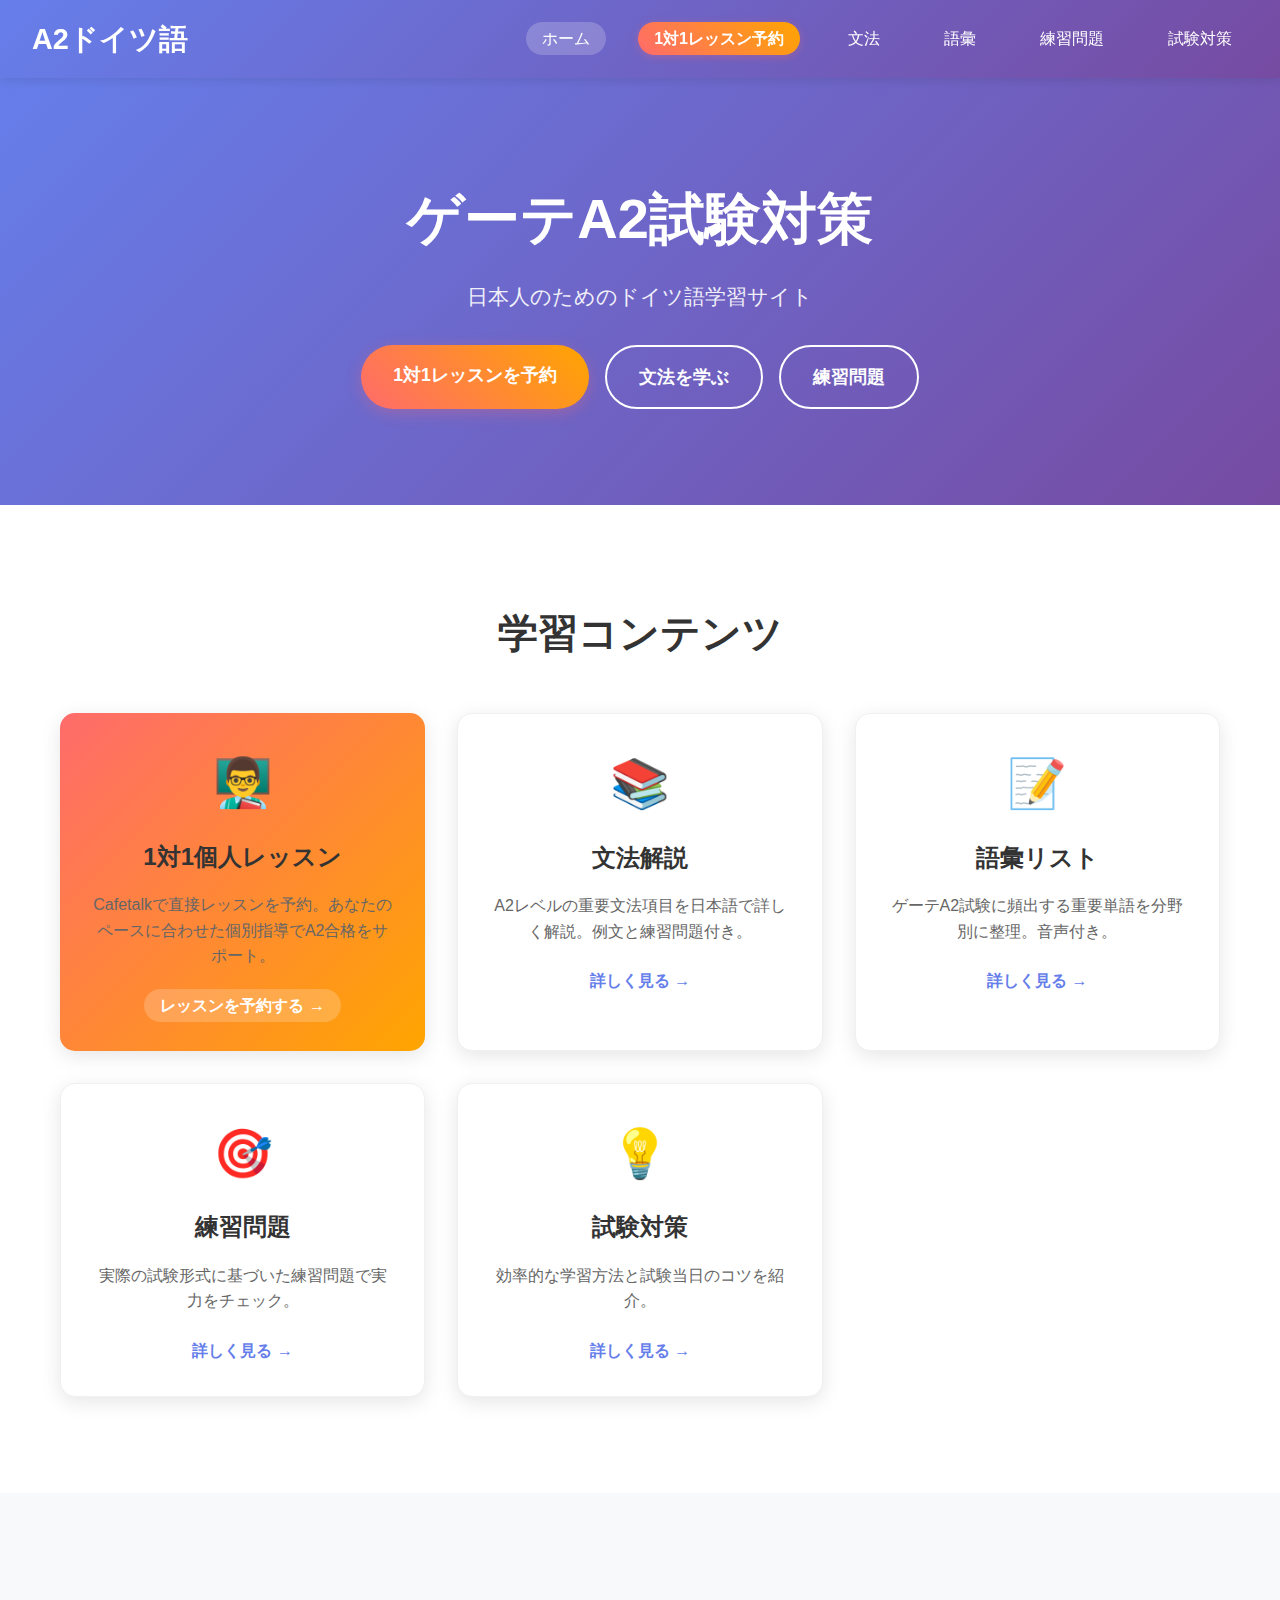
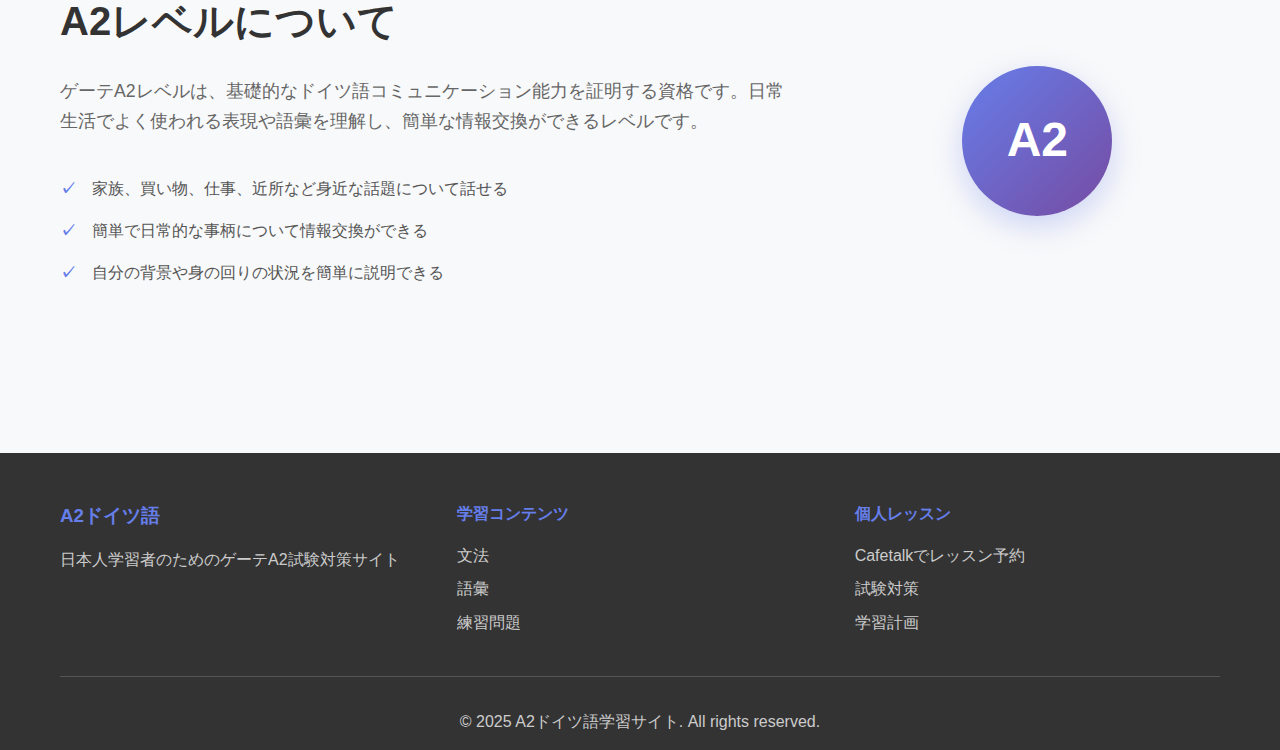
<file: index.html>
<!DOCTYPE html>
<html lang="ja">
<head>
  <meta charset="UTF-8">
  <meta name="viewport" content="width=device-width, initial-scale=1.0">
  <title>A2ドイツ語 - ゲーテ試験対策サイト</title>
  <link rel="stylesheet" href="styles.css">
</head>
<body>
  <header>
    <nav class="navbar">
      <div class="nav-container">
        <div class="nav-logo">
          <h1>A2ドイツ語</h1>
        </div>
        <ul class="nav-menu">
          <li><a href="index.html" class="nav-link active">ホーム</a></li>
          <li><a href="https://cafetalk.com/tutor/profile/?c=eJxLyvXOyYh0LghMd8nINijLTfcIdaoMtLUFAGzmCGc.&lang=en" class="nav-link cafetalk-link" target="_blank">1対1レッスン予約</a></li>
          <li><a href="grammar.html" class="nav-link">文法</a></li>
          <li><a href="vocabulary.html" class="nav-link">語彙</a></li>
          <li><a href="exercises.html" class="nav-link">練習問題</a></li>
          <li><a href="tips.html" class="nav-link">試験対策</a></li>
        </ul>
        <div class="hamburger">
          <span></span>
          <span></span>
          <span></span>
        </div>
      </div>
    </nav>
  </header>

  <main>
    <section class="hero">
      <div class="hero-content">
        <h1>ゲーテA2試験対策</h1>
        <p>日本人のためのドイツ語学習サイト</p>
        <div class="hero-buttons">
          <a href="https://cafetalk.com/tutor/profile/?c=eJxLyvXOyYh0LghMd8nINijLTfcIdaoMtLUFAGzmCGc.&lang=en" class="btn btn-primary" target="_blank">1対1レッスンを予約</a>
          <a href="grammar.html" class="btn btn-secondary">文法を学ぶ</a>
          <a href="exercises.html" class="btn btn-secondary">練習問題</a>
        </div>
      </div>
    </section>

    <section class="features">
      <div class="container">
        <h2>学習コンテンツ</h2>
        <div class="features-grid">
          <div class="feature-card cafetalk-feature">
            <div class="feature-icon">👨‍🏫</div>
            <h3>1対1個人レッスン</h3>
            <p>Cafetalkで直接レッスンを予約。あなたのペースに合わせた個別指導でA2合格をサポート。</p>
            <a href="https://cafetalk.com/tutor/profile/?c=eJxLyvXOyYh0LghMd8nINijLTfcIdaoMtLUFAGzmCGc.&lang=en" class="feature-link" target="_blank">レッスンを予約する →</a>
          </div>
          <div class="feature-card">
            <div class="feature-icon">📚</div>
            <h3>文法解説</h3>
            <p>A2レベルの重要文法項目を日本語で詳しく解説。例文と練習問題付き。</p>
            <a href="grammar.html" class="feature-link">詳しく見る →</a>
          </div>
          <div class="feature-card">
            <div class="feature-icon">📝</div>
            <h3>語彙リスト</h3>
            <p>ゲーテA2試験に頻出する重要単語を分野別に整理。音声付き。</p>
            <a href="vocabulary.html" class="feature-link">詳しく見る →</a>
          </div>
          <div class="feature-card">
            <div class="feature-icon">🎯</div>
            <h3>練習問題</h3>
            <p>実際の試験形式に基づいた練習問題で実力をチェック。</p>
            <a href="exercises.html" class="feature-link">詳しく見る →</a>
          </div>
          <div class="feature-card">
            <div class="feature-icon">💡</div>
            <h3>試験対策</h3>
            <p>効率的な学習方法と試験当日のコツを紹介。</p>
            <a href="tips.html" class="feature-link">詳しく見る →</a>
          </div>
        </div>
      </div>
    </section>

    <section class="about">
      <div class="container">
        <div class="about-content">
          <div class="about-text">
            <h2>A2レベルについて</h2>
            <p>ゲーテA2レベルは、基礎的なドイツ語コミュニケーション能力を証明する資格です。日常生活でよく使われる表現や語彙を理解し、簡単な情報交換ができるレベルです。</p>
            <ul class="about-list">
              <li>家族、買い物、仕事、近所など身近な話題について話せる</li>
              <li>簡単で日常的な事柄について情報交換ができる</li>
              <li>自分の背景や身の回りの状況を簡単に説明できる</li>
            </ul>
          </div>
          <div class="about-image">
            <div class="level-badge">A2</div>
          </div>
        </div>
      </div>
    </section>
  </main>

  <footer>
    <div class="container">
      <div class="footer-content">
        <div class="footer-section">
          <h3>A2ドイツ語</h3>
          <p>日本人学習者のためのゲーテA2試験対策サイト</p>
        </div>
        <div class="footer-section">
          <h4>学習コンテンツ</h4>
          <ul>
            <li><a href="grammar.html">文法</a></li>
            <li><a href="vocabulary.html">語彙</a></li>
            <li><a href="exercises.html">練習問題</a></li>
          </ul>
        </div>
        <div class="footer-section">
          <h4>個人レッスン</h4>
          <ul>
            <li><a href="https://cafetalk.com/tutor/profile/?c=eJxLyvXOyYh0LghMd8nINijLTfcIdaoMtLUFAGzmCGc.&lang=en" target="_blank">Cafetalkでレッスン予約</a></li>
            <li><a href="tips.html">試験対策</a></li>
            <li><a href="#" onclick="alert('準備中です')">学習計画</a></li>
          </ul>
        </div>
      </div>
      <div class="footer-bottom">
        <p>&copy; 2025 A2ドイツ語学習サイト. All rights reserved.</p>
      </div>
    </div>
  </footer>

  <script src="script.js"></script>
</body>
</html>
</file>
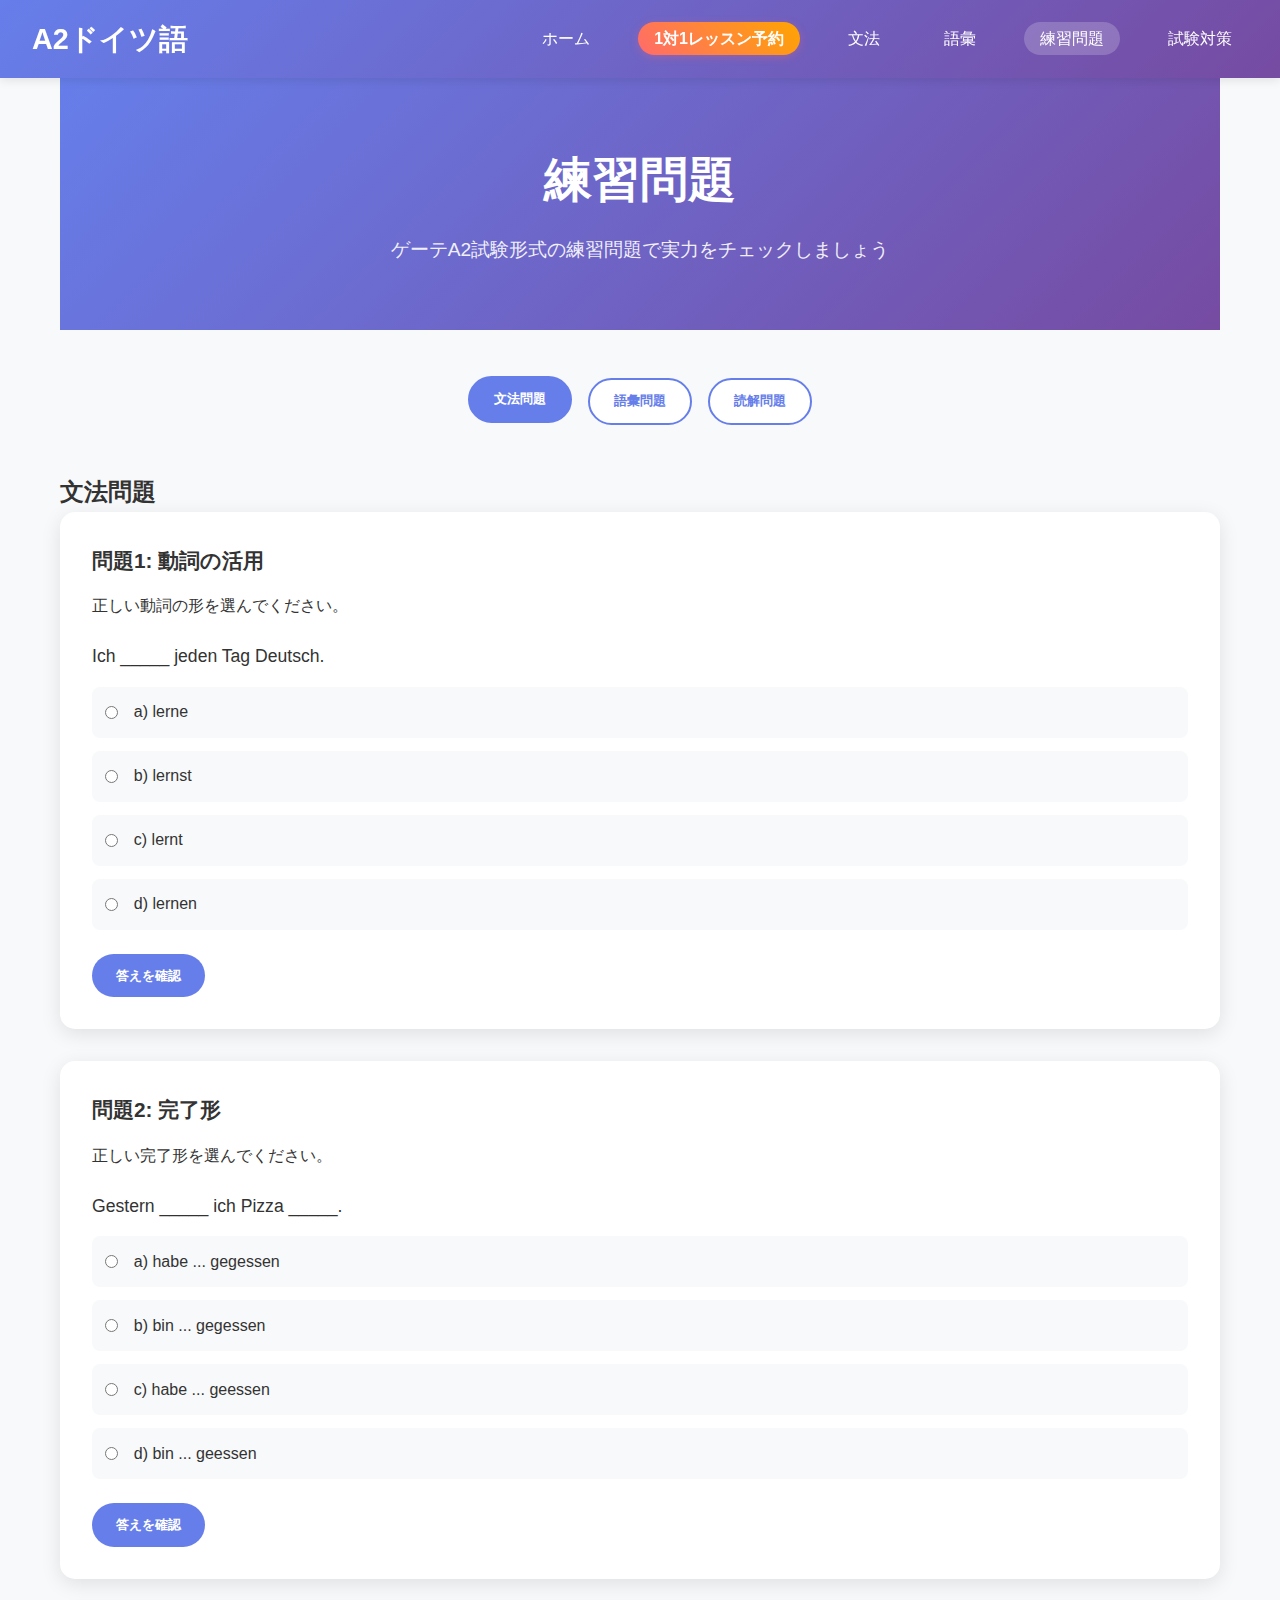
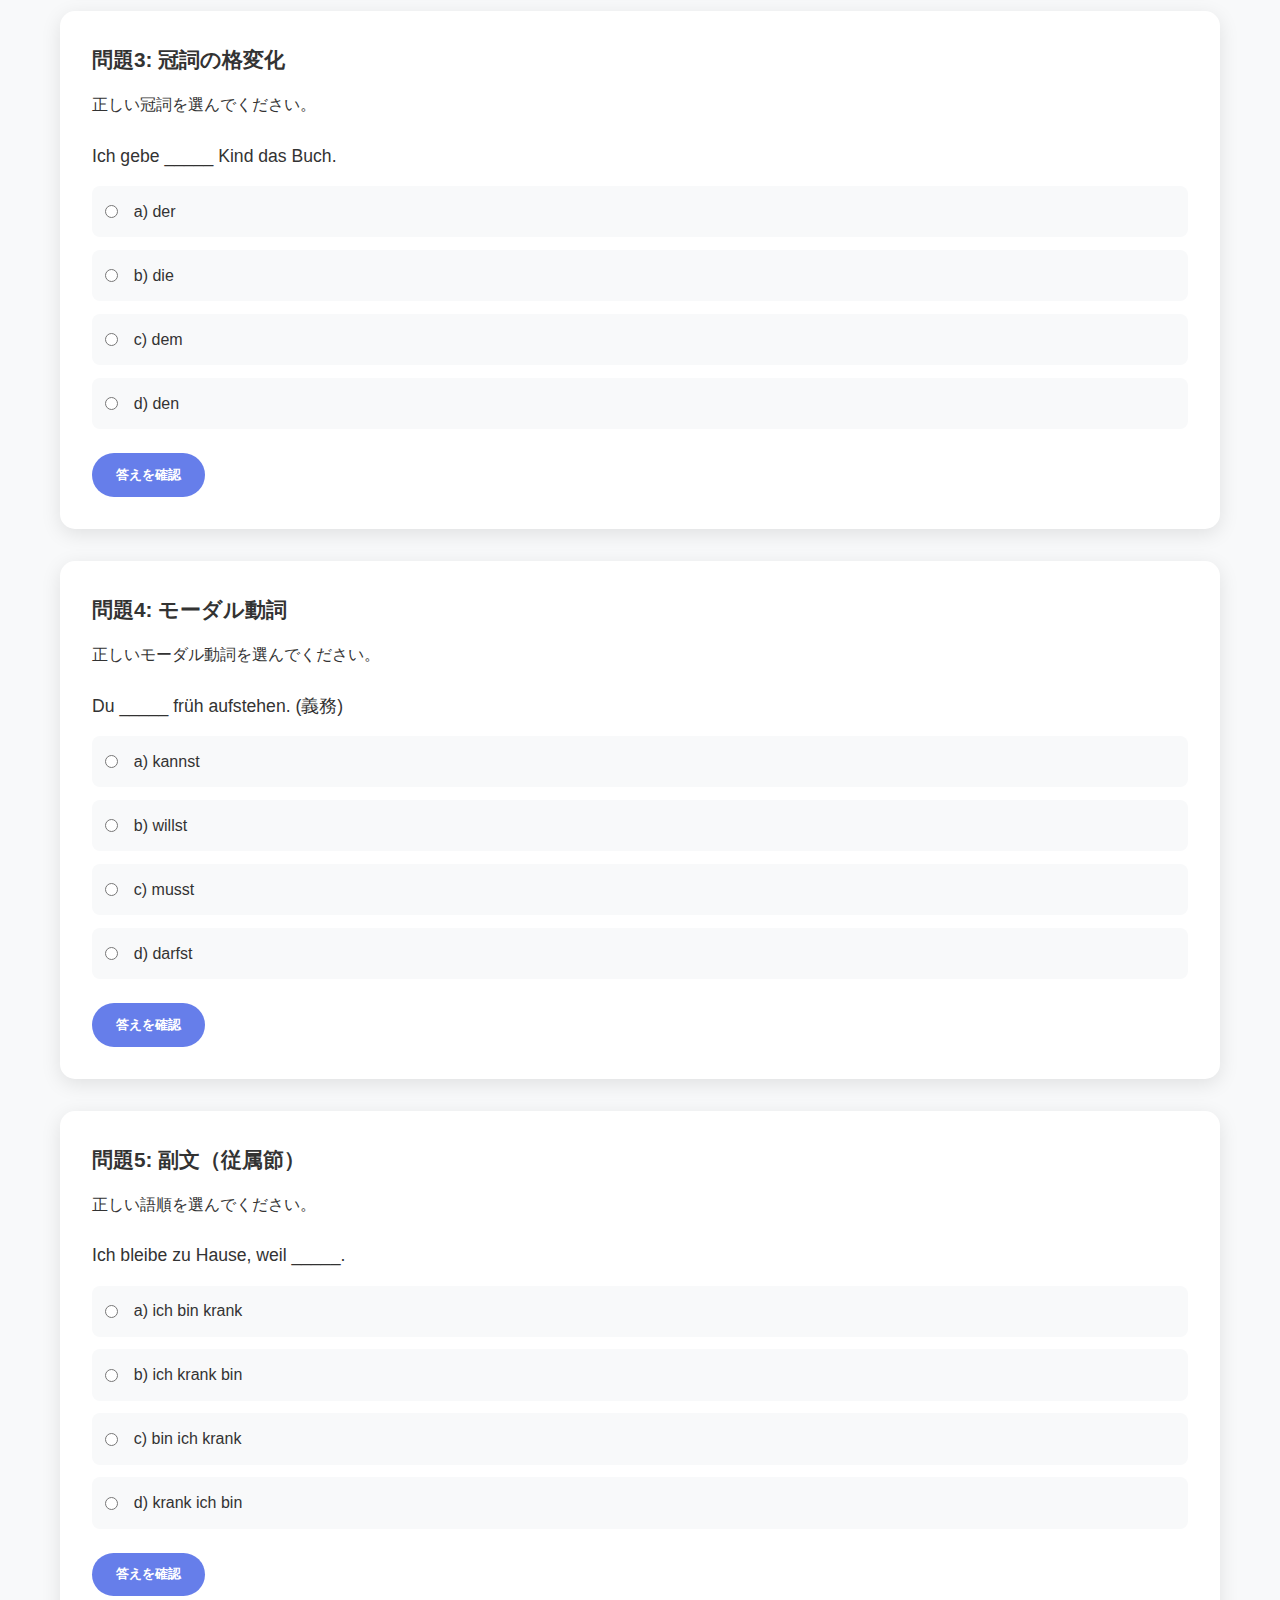
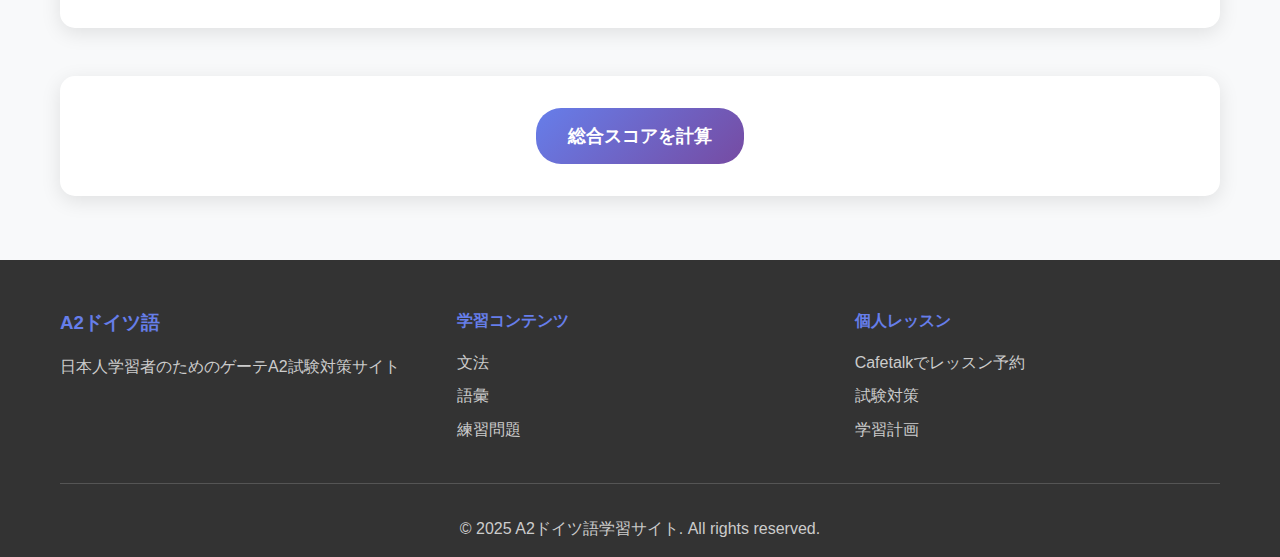
<file: exercises.html>
<!DOCTYPE html>
<html lang="ja">
<head>
  <meta charset="UTF-8">
  <meta name="viewport" content="width=device-width, initial-scale=1.0">
  <title>練習問題 - A2ドイツ語</title>
  <link rel="stylesheet" href="styles.css">
</head>
<body>
  <header>
    <nav class="navbar">
      <div class="nav-container">
        <div class="nav-logo">
          <h1><a href="index.html">A2ドイツ語</a></h1>
        </div>
        <ul class="nav-menu">
          <li><a href="index.html" class="nav-link">ホーム</a></li>
          <li><a href="https://cafetalk.com/tutor/profile/?c=eJxLyvXOyYh0LghMd8nINijLTfcIdaoMtLUFAGzmCGc.&lang=en" class="nav-link cafetalk-link" target="_blank">1対1レッスン予約</a></li>
          <li><a href="grammar.html" class="nav-link">文法</a></li>
          <li><a href="vocabulary.html" class="nav-link">語彙</a></li>
          <li><a href="exercises.html" class="nav-link active">練習問題</a></li>
          <li><a href="tips.html" class="nav-link">試験対策</a></li>
        </ul>
        <div class="hamburger">
          <span></span>
          <span></span>
          <span></span>
        </div>
      </div>
    </nav>
  </header>

  <main class="exercises-page">
    <div class="container">
      <div class="page-header">
        <h1>練習問題</h1>
        <p>ゲーテA2試験形式の練習問題で実力をチェックしましょう</p>
      </div>

      <div class="exercise-nav">
        <button class="exercise-nav-btn active" data-type="grammar">文法問題</button>
        <button class="exercise-nav-btn" data-type="vocabulary">語彙問題</button>
        <button class="exercise-nav-btn" data-type="reading">読解問題</button>
      </div>

      <div class="exercise-content">
        <div class="exercise-section" id="grammar-exercises">
          <h2>文法問題</h2>
          
          <div class="exercise-item">
            <h3>問題1: 動詞の活用</h3>
            <p>正しい動詞の形を選んでください。</p>
            <div class="question">
              <p>Ich _____ jeden Tag Deutsch.</p>
              <div class="options">
                <label><input type="radio" name="q1" value="a"> a) lerne</label>
                <label><input type="radio" name="q1" value="b"> b) lernst</label>
                <label><input type="radio" name="q1" value="c"> c) lernt</label>
                <label><input type="radio" name="q1" value="d"> d) lernen</label>
              </div>
              <div class="answer" id="answer1" style="display: none;">
                <p><strong>正解: a) lerne</strong></p>
                <p>解説: 主語が「ich」の場合、動詞「lernen」は「lerne」に活用されます。</p>
              </div>
              <button class="check-btn" onclick="showAnswer('answer1')">答えを確認</button>
            </div>
          </div>

          <div class="exercise-item">
            <h3>問題2: 完了形</h3>
            <p>正しい完了形を選んでください。</p>
            <div class="question">
              <p>Gestern _____ ich Pizza _____.</p>
              <div class="options">
                <label><input type="radio" name="q2" value="a"> a) habe ... gegessen</label>
                <label><input type="radio" name="q2" value="b"> b) bin ... gegessen</label>
                <label><input type="radio" name="q2" value="c"> c) habe ... geessen</label>
                <label><input type="radio" name="q2" value="d"> d) bin ... geessen</label>
              </div>
              <div class="answer" id="answer2" style="display: none;">
                <p><strong>正解: a) habe ... gegessen</strong></p>
                <p>解説: 「essen」の完了形は「haben + gegessen」です。他動詞なので助動詞は「haben」を使います。</p>
              </div>
              <button class="check-btn" onclick="showAnswer('answer2')">答えを確認</button>
            </div>
          </div>

          <div class="exercise-item">
            <h3>問題3: 冠詞の格変化</h3>
            <p>正しい冠詞を選んでください。</p>
            <div class="question">
              <p>Ich gebe _____ Kind das Buch.</p>
              <div class="options">
                <label><input type="radio" name="q3" value="a"> a) der</label>
                <label><input type="radio" name="q3" value="b"> b) die</label>
                <label><input type="radio" name="q3" value="c"> c) dem</label>
                <label><input type="radio" name="q3" value="d"> d) den</label>
              </div>
              <div class="answer" id="answer3" style="display: none;">
                <p><strong>正解: c) dem</strong></p>
                <p>解説: 「geben」は3格の目的語を取ります。「das Kind」の3格は「dem Kind」です。</p>
              </div>
              <button class="check-btn" onclick="showAnswer('answer3')">答えを確認</button>
            </div>
          </div>

          <div class="exercise-item">
            <h3>問題4: モーダル動詞</h3>
            <p>正しいモーダル動詞を選んでください。</p>
            <div class="question">
              <p>Du _____ früh aufstehen. (義務)</p>
              <div class="options">
                <label><input type="radio" name="q4" value="a"> a) kannst</label>
                <label><input type="radio" name="q4" value="b"> b) willst</label>
                <label><input type="radio" name="q4" value="c"> c) musst</label>
                <label><input type="radio" name="q4" value="d"> d) darfst</label>
              </div>
              <div class="answer" id="answer4" style="display: none;">
                <p><strong>正解: c) musst</strong></p>
                <p>解説: 義務を表す場合は「müssen」を使います。主語が「du」なので「musst」になります。</p>
              </div>
              <button class="check-btn" onclick="showAnswer('answer4')">答えを確認</button>
            </div>
          </div>

          <div class="exercise-item">
            <h3>問題5: 副文（従属節）</h3>
            <p>正しい語順を選んでください。</p>
            <div class="question">
              <p>Ich bleibe zu Hause, weil _____.</p>
              <div class="options">
                <label><input type="radio" name="q5" value="a"> a) ich bin krank</label>
                <label><input type="radio" name="q5" value="b"> b) ich krank bin</label>
                <label><input type="radio" name="q5" value="c"> c) bin ich krank</label>
                <label><input type="radio" name="q5" value="d"> d) krank ich bin</label>
              </div>
              <div class="answer" id="answer5" style="display: none;">
                <p><strong>正解: b) ich krank bin</strong></p>
                <p>解説: 「weil」で始まる副文では、動詞が文末に来ます。</p>
              </div>
              <button class="check-btn" onclick="showAnswer('answer5')">答えを確認</button>
            </div>
          </div>
        </div>

        <div class="exercise-section" id="vocabulary-exercises" style="display: none;">
          <h2>語彙問題</h2>
          
          <div class="exercise-item">
            <h3>問題1: 家族</h3>
            <p>正しい単語を選んでください。</p>
            <div class="question">
              <p>Meine _____ kocht sehr gut. (私の母はとても料理が上手です)</p>
              <div class="options">
                <label><input type="radio" name="v1" value="a"> a) Vater</label>
                <label><input type="radio" name="v1" value="b"> b) Mutter</label>
                <label><input type="radio" name="v1" value="c"> c) Bruder</label>
                <label><input type="radio" name="v1" value="d"> d) Schwester</label>
              </div>
              <div class="answer" id="vanswer1" style="display: none;">
                <p><strong>正解: b) Mutter</strong></p>
                <p>解説: 「母」はドイツ語で「die Mutter」です。</p>
              </div>
              <button class="check-btn" onclick="showAnswer('vanswer1')">答えを確認</button>
            </div>
          </div>

          <div class="exercise-item">
            <h3>問題2: 交通手段</h3>
            <p>正しい単語を選んでください。</p>
            <div class="question">
              <p>Ich fahre mit dem _____ zur Arbeit. (私はバスで仕事に行きます)</p>
              <div class="options">
                <label><input type="radio" name="v2" value="a"> a) Auto</label>
                <label><input type="radio" name="v2" value="b"> b) Zug</label>
                <label><input type="radio" name="v2" value="c"> c) Bus</label>
                <label><input type="radio" name="v2" value="d"> d) Flugzeug</label>
              </div>
              <div class="answer" id="vanswer2" style="display: none;">
                <p><strong>正解: c) Bus</strong></p>
                <p>解説: 「バス」はドイツ語で「der Bus」です。</p>
              </div>
              <button class="check-btn" onclick="showAnswer('vanswer2')">答えを確認</button>
            </div>
          </div>

          <div class="exercise-item">
            <h3>問題3: 食べ物</h3>
            <p>正しい単語を選んでください。</p>
            <div class="question">
              <p>Zum Frühstück esse ich _____. (朝食にパンを食べます)</p>
              <div class="options">
                <label><input type="radio" name="v3" value="a"> a) Fleisch</label>
                <label><input type="radio" name="v3" value="b"> b) Brot</label>
                <label><input type="radio" name="v3" value="c"> c) Gemüse</label>
                <label><input type="radio" name="v3" value="d"> d) Obst</label>
              </div>
              <div class="answer" id="vanswer3" style="display: none;">
                <p><strong>正解: b) Brot</strong></p>
                <p>解説: 「パン」はドイツ語で「das Brot」です。</p>
              </div>
              <button class="check-btn" onclick="showAnswer('vanswer3')">答えを確認</button>
            </div>
          </div>
        </div>

        <div class="exercise-section" id="reading-exercises" style="display: none;">
          <h2>読解問題</h2>
          
          <div class="exercise-item">
            <h3>テキスト1</h3>
            <div class="reading-text">
              <p>Hallo, ich heiße Maria und komme aus Spanien. Ich wohne seit zwei Jahren in Deutschland und lerne Deutsch. Jeden Morgen stehe ich um 7 Uhr auf und gehe zur Sprachschule. Die Schule ist nicht weit von meinem Haus. Nach dem Unterricht gehe ich oft mit meinen Freunden ins Café. Am Wochenende besuche ich gern Museen oder gehe spazieren.</p>
            </div>
            
            <div class="question">
              <p><strong>問題1:</strong> Woher kommt Maria?</p>
              <div class="options">
                <label><input type="radio" name="r1" value="a"> a) Deutschland</label>
                <label><input type="radio" name="r1" value="b"> b) Spanien</label>
                <label><input type="radio" name="r1" value="c"> c) Italien</label>
                <label><input type="radio" name="r1" value="d"> d) Frankreich</label>
              </div>
              <div class="answer" id="ranswer1" style="display: none;">
                <p><strong>正解: b) Spanien</strong></p>
                <p>解説: テキストに「ich komme aus Spanien」とあります。</p>
              </div>
              <button class="check-btn" onclick="showAnswer('ranswer1')">答えを確認</button>
            </div>

            <div class="question">
              <p><strong>問題2:</strong> Wann steht Maria auf?</p>
              <div class="options">
                <label><input type="radio" name="r2" value="a"> a) um 6 Uhr</label>
                <label><input type="radio" name="r2" value="b"> b) um 7 Uhr</label>
                <label><input type="radio" name="r2" value="c"> c) um 8 Uhr</label>
                <label><input type="radio" name="r2" value="d"> d) um 9 Uhr</label>
              </div>
              <div class="answer" id="ranswer2" style="display: none;">
                <p><strong>正解: b) um 7 Uhr</strong></p>
                <p>解説: テキストに「stehe ich um 7 Uhr auf」とあります。</p>
              </div>
              <button class="check-btn" onclick="showAnswer('ranswer2')">答えを確認</button>
            </div>

            <div class="question">
              <p><strong>問題3:</strong> Was macht Maria am Wochenende?</p>
              <div class="options">
                <label><input type="radio" name="r3" value="a"> a) Sie arbeitet</label>
                <label><input type="radio" name="r3" value="b"> b) Sie schläft</label>
                <label><input type="radio" name="r3" value="c"> c) Sie besucht Museen</label>
                <label><input type="radio" name="r3" value="d"> d) Sie kocht</label>
              </div>
              <div class="answer" id="ranswer3" style="display: none;">
                <p><strong>正解: c) Sie besucht Museen</strong></p>
                <p>解説: テキストに「Am Wochenende besuche ich gern Museen」とあります。</p>
              </div>
              <button class="check-btn" onclick="showAnswer('ranswer3')">答えを確認</button>
            </div>
          </div>
        </div>
      </div>

      <div class="score-section">
        <button class="score-btn" onclick="calculateScore()">総合スコアを計算</button>
        <div id="score-result" class="score-result" style="display: none;"></div>
      </div>
    </div>
  </main>

  <footer>
    <div class="container">
      <div class="footer-content">
        <div class="footer-section">
          <h3>A2ドイツ語</h3>
          <p>日本人学習者のためのゲーテA2試験対策サイト</p>
        </div>
        <div class="footer-section">
          <h4>学習コンテンツ</h4>
          <ul>
            <li><a href="grammar.html">文法</a></li>
            <li><a href="vocabulary.html">語彙</a></li>
            <li><a href="exercises.html">練習問題</a></li>
          </ul>
        </div>
        <div class="footer-section">
          <h4>個人レッスン</h4>
          <ul>
            <li><a href="https://cafetalk.com/tutor/profile/?c=eJxLyvXOyYh0LghMd8nINijLTfcIdaoMtLUFAGzmCGc.&lang=en" target="_blank">Cafetalkでレッスン予約</a></li>
            <li><a href="tips.html">試験対策</a></li>
            <li><a href="#" onclick="alert('準備中です')">学習計画</a></li>
          </ul>
        </div>
      </div>
      <div class="footer-bottom">
        <p>&copy; 2025 A2ドイツ語学習サイト. All rights reserved.</p>
      </div>
    </div>
  </footer>

  <script src="script.js"></script>
</body>
</html>
</file>
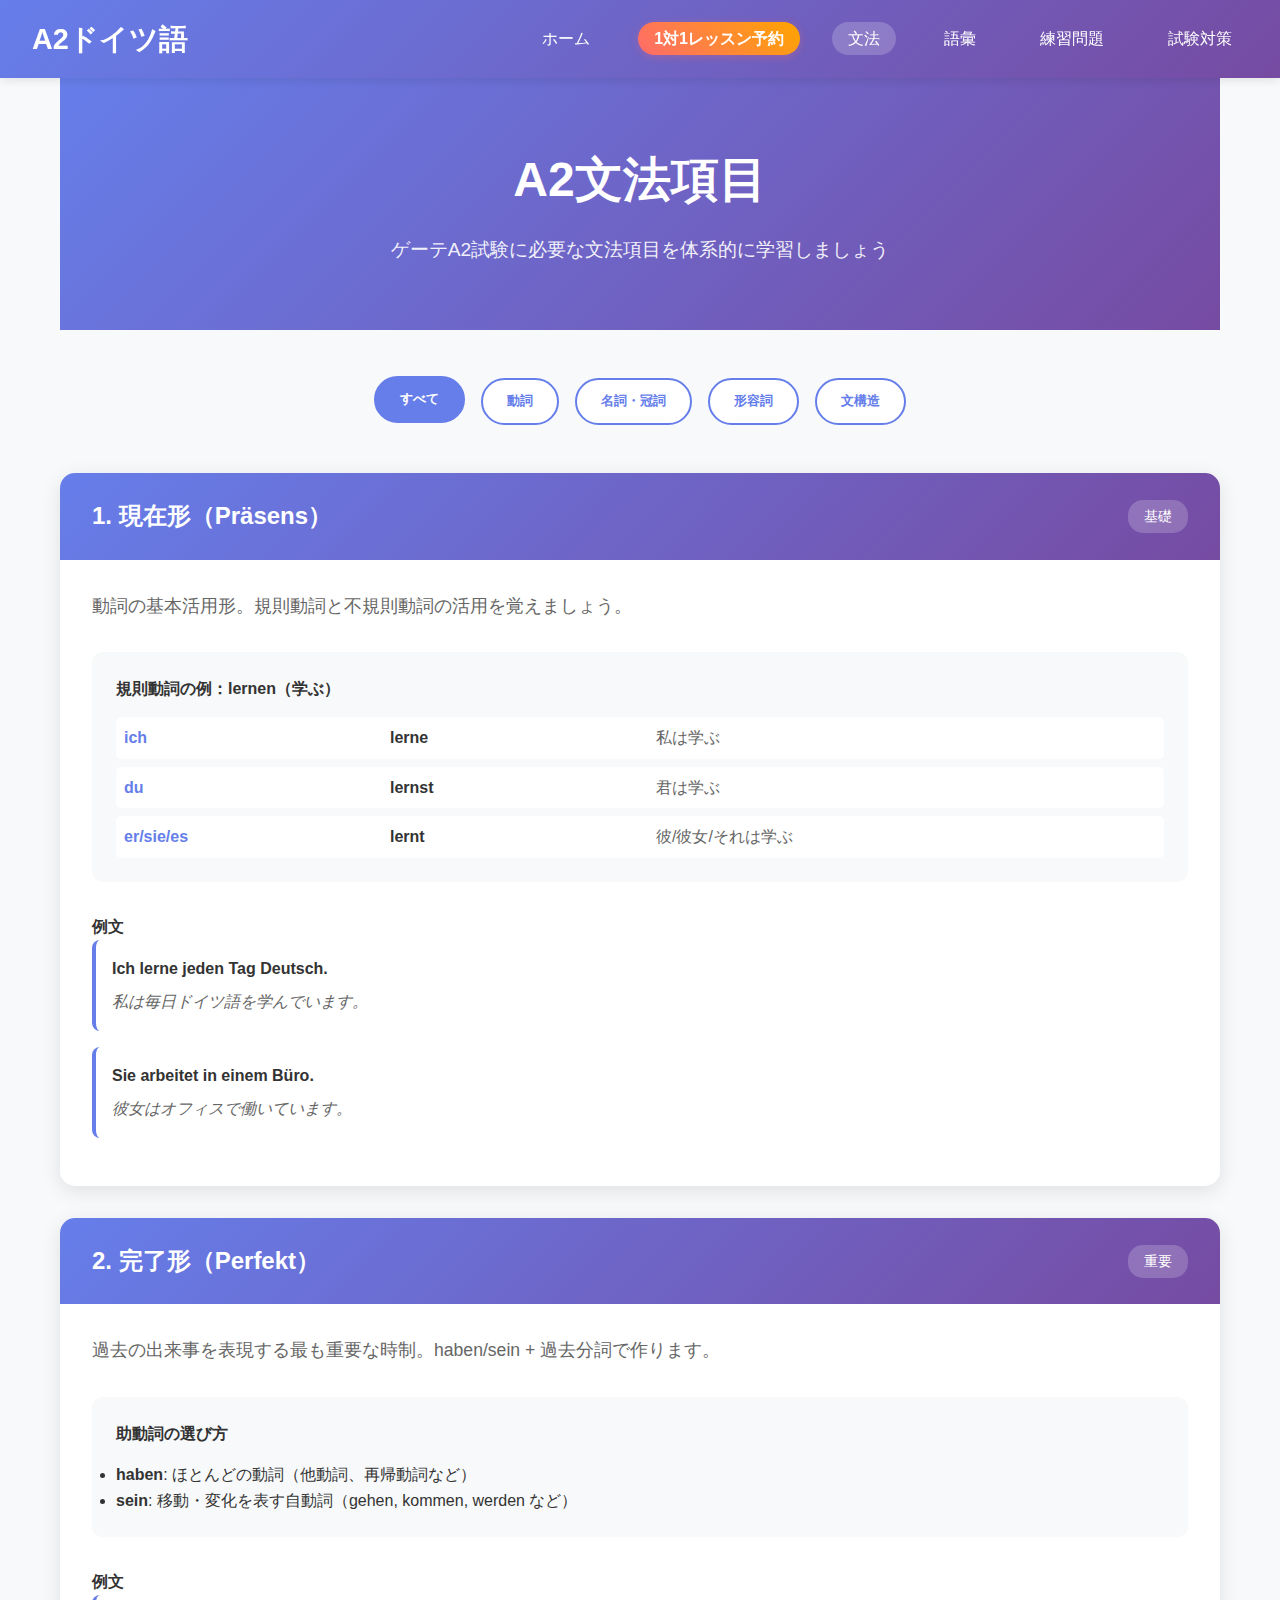
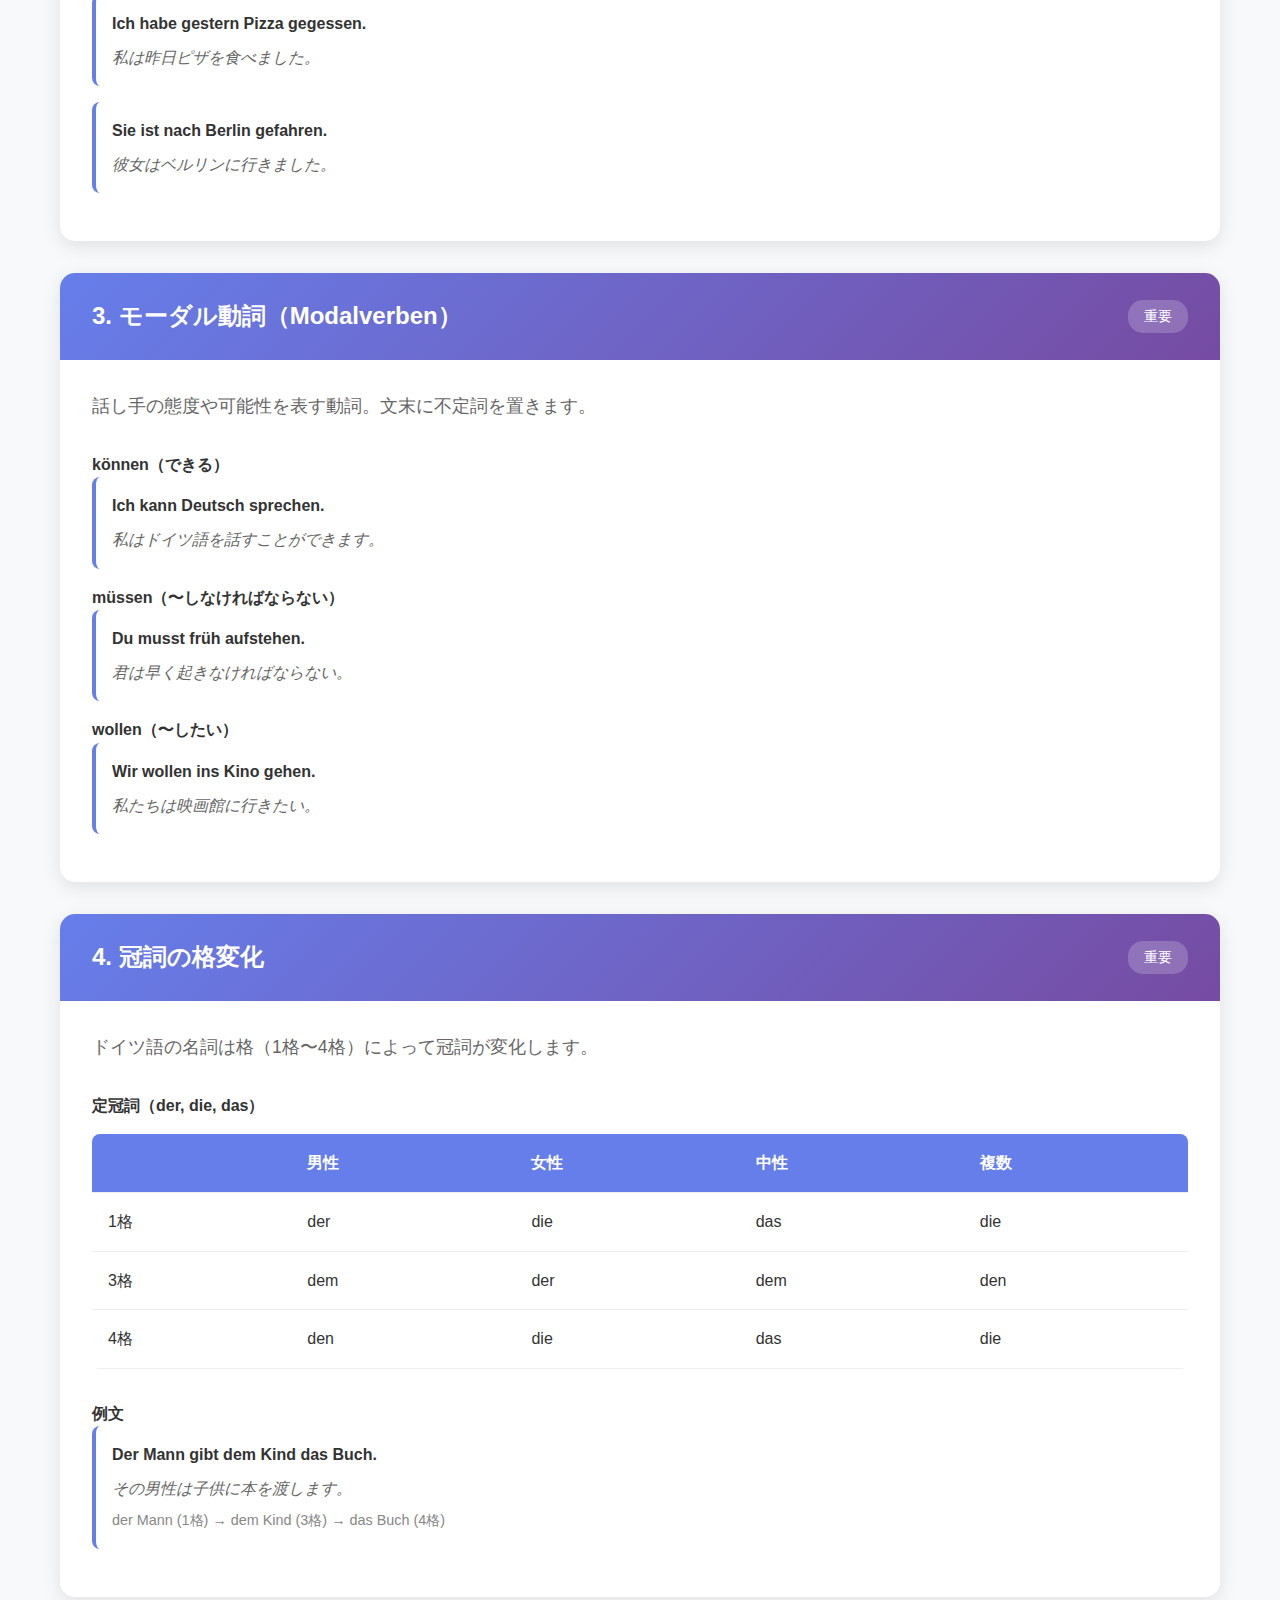
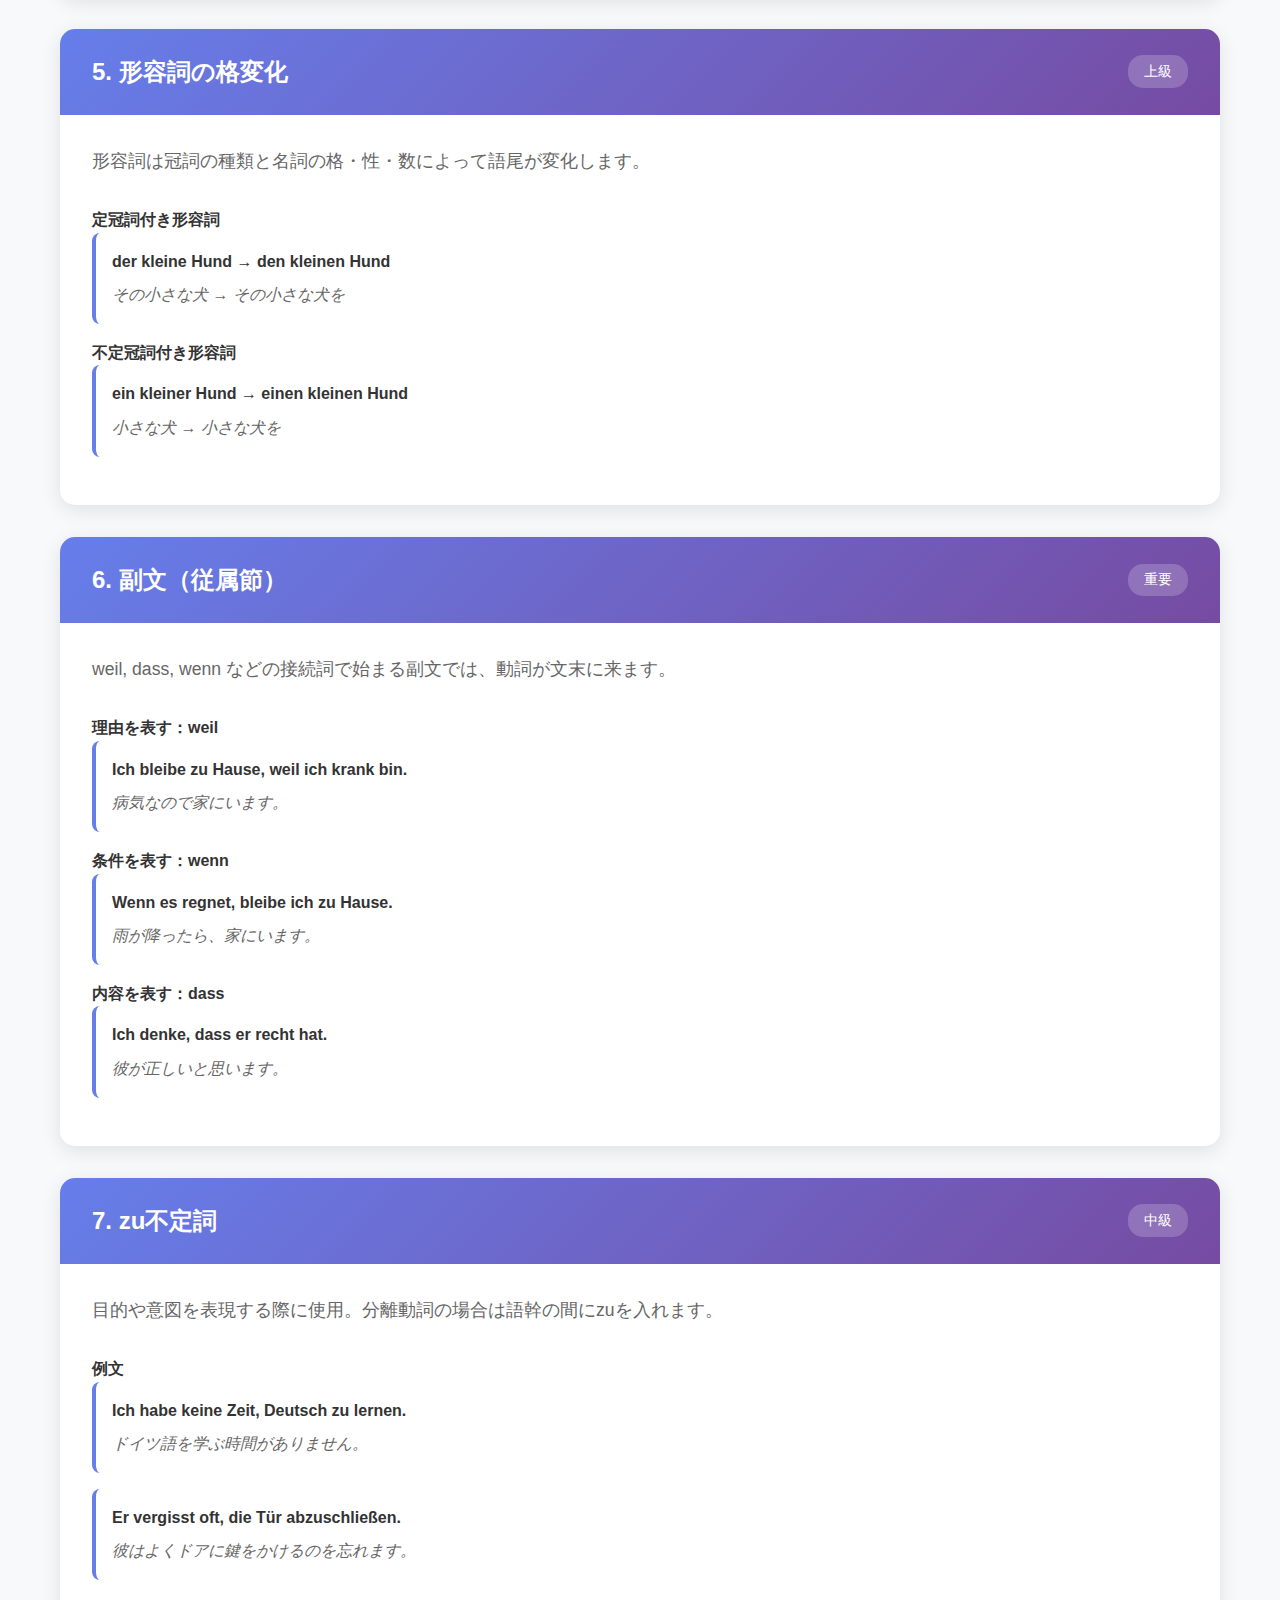
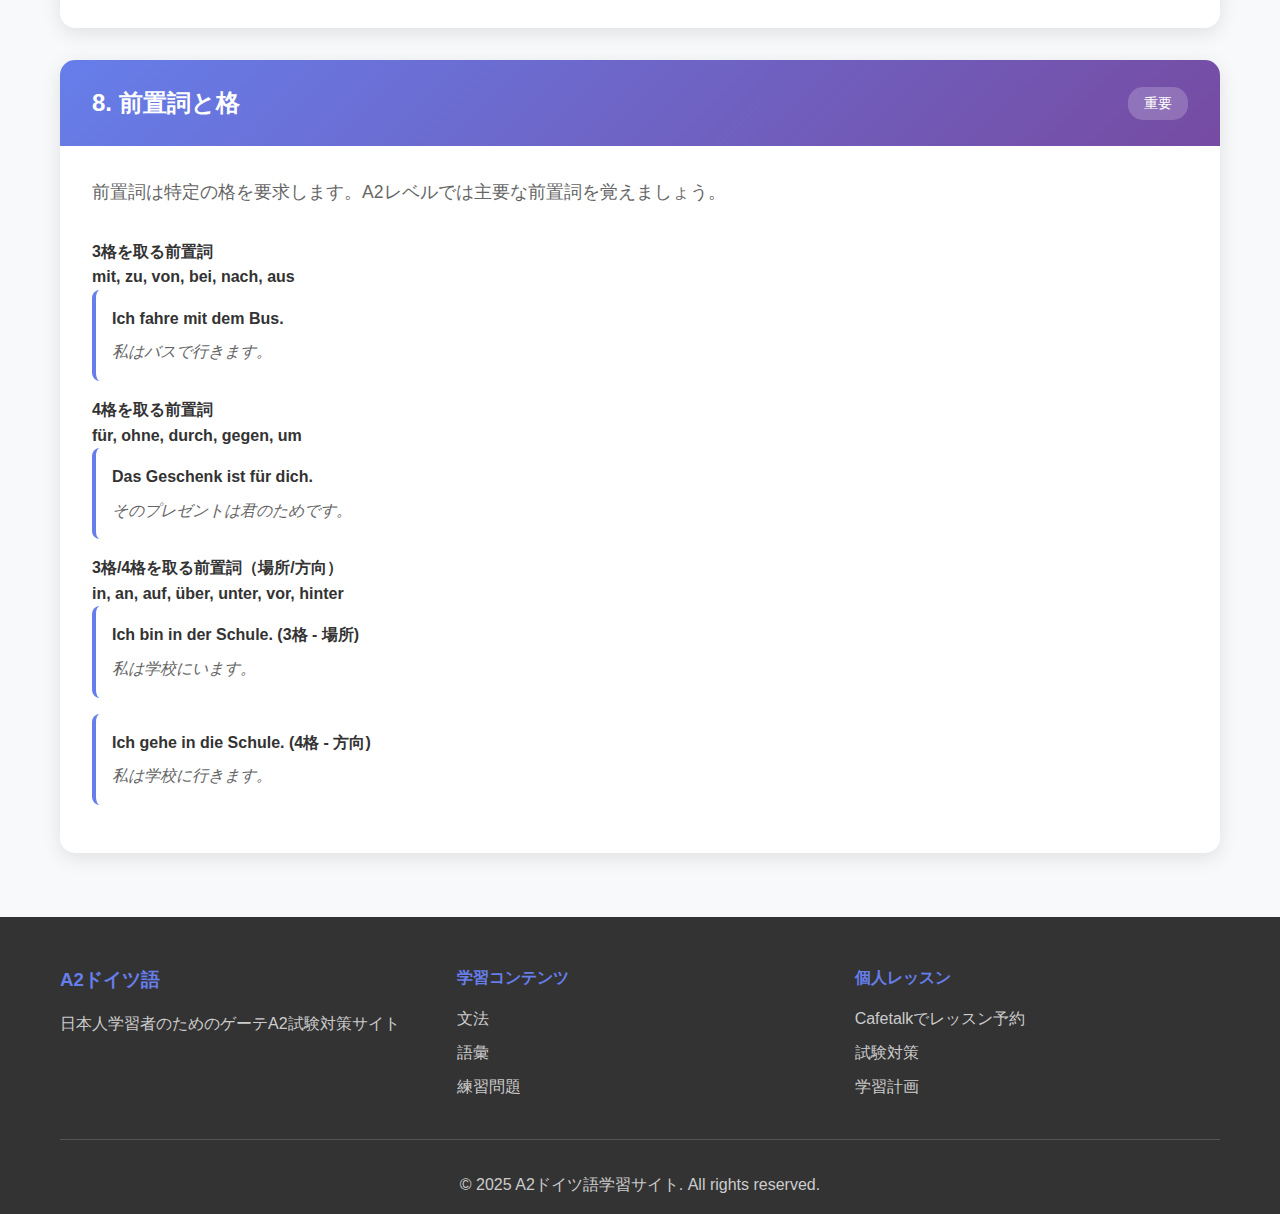
<file: grammar.html>
<!DOCTYPE html>
<html lang="ja">
<head>
  <meta charset="UTF-8">
  <meta name="viewport" content="width=device-width, initial-scale=1.0">
  <title>文法 - A2ドイツ語</title>
  <link rel="stylesheet" href="styles.css">
</head>
<body>
  <header>
    <nav class="navbar">
      <div class="nav-container">
        <div class="nav-logo">
          <h1><a href="index.html">A2ドイツ語</a></h1>
        </div>
        <ul class="nav-menu">
          <li><a href="index.html" class="nav-link">ホーム</a></li>
          <li><a href="https://cafetalk.com/tutor/profile/?c=eJxLyvXOyYh0LghMd8nINijLTfcIdaoMtLUFAGzmCGc.&lang=en" class="nav-link cafetalk-link" target="_blank">1対1レッスン予約</a></li>
          <li><a href="grammar.html" class="nav-link active">文法</a></li>
          <li><a href="vocabulary.html" class="nav-link">語彙</a></li>
          <li><a href="exercises.html" class="nav-link">練習問題</a></li>
          <li><a href="tips.html" class="nav-link">試験対策</a></li>
        </ul>
        <div class="hamburger">
          <span></span>
          <span></span>
          <span></span>
        </div>
      </div>
    </nav>
  </header>

  <main class="grammar-page">
    <div class="container">
      <div class="page-header">
        <h1>A2文法項目</h1>
        <p>ゲーテA2試験に必要な文法項目を体系的に学習しましょう</p>
      </div>

      <div class="grammar-nav">
        <button class="grammar-nav-btn active" data-category="all">すべて</button>
        <button class="grammar-nav-btn" data-category="verbs">動詞</button>
        <button class="grammar-nav-btn" data-category="nouns">名詞・冠詞</button>
        <button class="grammar-nav-btn" data-category="adjectives">形容詞</button>
        <button class="grammar-nav-btn" data-category="syntax">文構造</button>
      </div>

      <div class="grammar-content">
        <div class="grammar-item" data-category="verbs">
          <div class="grammar-header">
            <h2>1. 現在形（Präsens）</h2>
            <span class="difficulty">基礎</span>
          </div>
          <div class="grammar-body">
            <p class="description">動詞の基本活用形。規則動詞と不規則動詞の活用を覚えましょう。</p>
            
            <div class="example-section">
              <h4>規則動詞の例：lernen（学ぶ）</h4>
              <div class="conjugation-table">
                <div class="conjugation-row">
                  <span class="pronoun">ich</span>
                  <span class="verb">lerne</span>
                  <span class="translation">私は学ぶ</span>
                </div>
                <div class="conjugation-row">
                  <span class="pronoun">du</span>
                  <span class="verb">lernst</span>
                  <span class="translation">君は学ぶ</span>
                </div>
                <div class="conjugation-row">
                  <span class="pronoun">er/sie/es</span>
                  <span class="verb">lernt</span>
                  <span class="translation">彼/彼女/それは学ぶ</span>
                </div>
              </div>
            </div>

            <div class="example-sentences">
              <h4>例文</h4>
              <div class="sentence">
                <p class="german">Ich lerne jeden Tag Deutsch.</p>
                <p class="japanese">私は毎日ドイツ語を学んでいます。</p>
              </div>
              <div class="sentence">
                <p class="german">Sie arbeitet in einem Büro.</p>
                <p class="japanese">彼女はオフィスで働いています。</p>
              </div>
            </div>
          </div>
        </div>

        <div class="grammar-item" data-category="verbs">
          <div class="grammar-header">
            <h2>2. 完了形（Perfekt）</h2>
            <span class="difficulty">重要</span>
          </div>
          <div class="grammar-body">
            <p class="description">過去の出来事を表現する最も重要な時制。haben/sein + 過去分詞で作ります。</p>
            
            <div class="rule-box">
              <h4>助動詞の選び方</h4>
              <ul>
                <li><strong>haben</strong>: ほとんどの動詞（他動詞、再帰動詞など）</li>
                <li><strong>sein</strong>: 移動・変化を表す自動詞（gehen, kommen, werden など）</li>
              </ul>
            </div>

            <div class="example-sentences">
              <h4>例文</h4>
              <div class="sentence">
                <p class="german">Ich habe gestern Pizza gegessen.</p>
                <p class="japanese">私は昨日ピザを食べました。</p>
              </div>
              <div class="sentence">
                <p class="german">Sie ist nach Berlin gefahren.</p>
                <p class="japanese">彼女はベルリンに行きました。</p>
              </div>
            </div>
          </div>
        </div>

        <div class="grammar-item" data-category="verbs">
          <div class="grammar-header">
            <h2>3. モーダル動詞（Modalverben）</h2>
            <span class="difficulty">重要</span>
          </div>
          <div class="grammar-body">
            <p class="description">話し手の態度や可能性を表す動詞。文末に不定詞を置きます。</p>
            
            <div class="modal-verbs">
              <div class="modal-verb">
                <h4>können（できる）</h4>
                <div class="sentence">
                  <p class="german">Ich kann Deutsch sprechen.</p>
                  <p class="japanese">私はドイツ語を話すことができます。</p>
                </div>
              </div>
              <div class="modal-verb">
                <h4>müssen（〜しなければならない）</h4>
                <div class="sentence">
                  <p class="german">Du musst früh aufstehen.</p>
                  <p class="japanese">君は早く起きなければならない。</p>
                </div>
              </div>
              <div class="modal-verb">
                <h4>wollen（〜したい）</h4>
                <div class="sentence">
                  <p class="german">Wir wollen ins Kino gehen.</p>
                  <p class="japanese">私たちは映画館に行きたい。</p>
                </div>
              </div>
            </div>
          </div>
        </div>

        <div class="grammar-item" data-category="nouns">
          <div class="grammar-header">
            <h2>4. 冠詞の格変化</h2>
            <span class="difficulty">重要</span>
          </div>
          <div class="grammar-body">
            <p class="description">ドイツ語の名詞は格（1格〜4格）によって冠詞が変化します。</p>
            
            <div class="declension-table">
              <h4>定冠詞（der, die, das）</h4>
              <table>
                <thead>
                  <tr>
                    <th></th>
                    <th>男性</th>
                    <th>女性</th>
                    <th>中性</th>
                    <th>複数</th>
                  </tr>
                </thead>
                <tbody>
                  <tr>
                    <td>1格</td>
                    <td>der</td>
                    <td>die</td>
                    <td>das</td>
                    <td>die</td>
                  </tr>
                  <tr>
                    <td>3格</td>
                    <td>dem</td>
                    <td>der</td>
                    <td>dem</td>
                    <td>den</td>
                  </tr>
                  <tr>
                    <td>4格</td>
                    <td>den</td>
                    <td>die</td>
                    <td>das</td>
                    <td>die</td>
                  </tr>
                </tbody>
              </table>
            </div>

            <div class="example-sentences">
              <h4>例文</h4>
              <div class="sentence">
                <p class="german">Der Mann gibt dem Kind das Buch.</p>
                <p class="japanese">その男性は子供に本を渡します。</p>
                <p class="explanation">der Mann (1格) → dem Kind (3格) → das Buch (4格)</p>
              </div>
            </div>
          </div>
        </div>

        <div class="grammar-item" data-category="adjectives">
          <div class="grammar-header">
            <h2>5. 形容詞の格変化</h2>
            <span class="difficulty">上級</span>
          </div>
          <div class="grammar-body">
            <p class="description">形容詞は冠詞の種類と名詞の格・性・数によって語尾が変化します。</p>
            
            <div class="adjective-rules">
              <h4>定冠詞付き形容詞</h4>
              <div class="sentence">
                <p class="german">der kleine Hund → den kleinen Hund</p>
                <p class="japanese">その小さな犬 → その小さな犬を</p>
              </div>
              
              <h4>不定冠詞付き形容詞</h4>
              <div class="sentence">
                <p class="german">ein kleiner Hund → einen kleinen Hund</p>
                <p class="japanese">小さな犬 → 小さな犬を</p>
              </div>
            </div>
          </div>
        </div>

        <div class="grammar-item" data-category="syntax">
          <div class="grammar-header">
            <h2>6. 副文（従属節）</h2>
            <span class="difficulty">重要</span>
          </div>
          <div class="grammar-body">
            <p class="description">weil, dass, wenn などの接続詞で始まる副文では、動詞が文末に来ます。</p>
            
            <div class="subordinate-clauses">
              <div class="clause-type">
                <h4>理由を表す：weil</h4>
                <div class="sentence">
                  <p class="german">Ich bleibe zu Hause, weil ich krank bin.</p>
                  <p class="japanese">病気なので家にいます。</p>
                </div>
              </div>
              
              <div class="clause-type">
                <h4>条件を表す：wenn</h4>
                <div class="sentence">
                  <p class="german">Wenn es regnet, bleibe ich zu Hause.</p>
                  <p class="japanese">雨が降ったら、家にいます。</p>
                </div>
              </div>
              
              <div class="clause-type">
                <h4>内容を表す：dass</h4>
                <div class="sentence">
                  <p class="german">Ich denke, dass er recht hat.</p>
                  <p class="japanese">彼が正しいと思います。</p>
                </div>
              </div>
            </div>
          </div>
        </div>

        <div class="grammar-item" data-category="syntax">
          <div class="grammar-header">
            <h2>7. zu不定詞</h2>
            <span class="difficulty">中級</span>
          </div>
          <div class="grammar-body">
            <p class="description">目的や意図を表現する際に使用。分離動詞の場合は語幹の間にzuを入れます。</p>
            
            <div class="example-sentences">
              <h4>例文</h4>
              <div class="sentence">
                <p class="german">Ich habe keine Zeit, Deutsch zu lernen.</p>
                <p class="japanese">ドイツ語を学ぶ時間がありません。</p>
              </div>
              <div class="sentence">
                <p class="german">Er vergisst oft, die Tür abzuschließen.</p>
                <p class="japanese">彼はよくドアに鍵をかけるのを忘れます。</p>
              </div>
            </div>
          </div>
        </div>

        <div class="grammar-item" data-category="syntax">
          <div class="grammar-header">
            <h2>8. 前置詞と格</h2>
            <span class="difficulty">重要</span>
          </div>
          <div class="grammar-body">
            <p class="description">前置詞は特定の格を要求します。A2レベルでは主要な前置詞を覚えましょう。</p>
            
            <div class="preposition-groups">
              <div class="prep-group">
                <h4>3格を取る前置詞</h4>
                <p><strong>mit, zu, von, bei, nach, aus</strong></p>
                <div class="sentence">
                  <p class="german">Ich fahre mit dem Bus.</p>
                  <p class="japanese">私はバスで行きます。</p>
                </div>
              </div>
              
              <div class="prep-group">
                <h4>4格を取る前置詞</h4>
                <p><strong>für, ohne, durch, gegen, um</strong></p>
                <div class="sentence">
                  <p class="german">Das Geschenk ist für dich.</p>
                  <p class="japanese">そのプレゼントは君のためです。</p>
                </div>
              </div>
              
              <div class="prep-group">
                <h4>3格/4格を取る前置詞（場所/方向）</h4>
                <p><strong>in, an, auf, über, unter, vor, hinter</strong></p>
                <div class="sentence">
                  <p class="german">Ich bin in der Schule. (3格 - 場所)</p>
                  <p class="japanese">私は学校にいます。</p>
                </div>
                <div class="sentence">
                  <p class="german">Ich gehe in die Schule. (4格 - 方向)</p>
                  <p class="japanese">私は学校に行きます。</p>
                </div>
              </div>
            </div>
          </div>
        </div>
      </div>
    </div>
  </main>

  <footer>
    <div class="container">
      <div class="footer-content">
        <div class="footer-section">
          <h3>A2ドイツ語</h3>
          <p>日本人学習者のためのゲーテA2試験対策サイト</p>
        </div>
        <div class="footer-section">
          <h4>学習コンテンツ</h4>
          <ul>
            <li><a href="grammar.html">文法</a></li>
            <li><a href="vocabulary.html">語彙</a></li>
            <li><a href="exercises.html">練習問題</a></li>
          </ul>
        </div>
        <div class="footer-section">
          <h4>個人レッスン</h4>
          <ul>
            <li><a href="https://cafetalk.com/tutor/profile/?c=eJxLyvXOyYh0LghMd8nINijLTfcIdaoMtLUFAGzmCGc.&lang=en" target="_blank">Cafetalkでレッスン予約</a></li>
            <li><a href="tips.html">試験対策</a></li>
            <li><a href="#" onclick="alert('準備中です')">学習計画</a></li>
          </ul>
        </div>
      </div>
      <div class="footer-bottom">
        <p>&copy; 2025 A2ドイツ語学習サイト. All rights reserved.</p>
      </div>
    </div>
  </footer>

  <script src="script.js"></script>
</body>
</html>
</file>
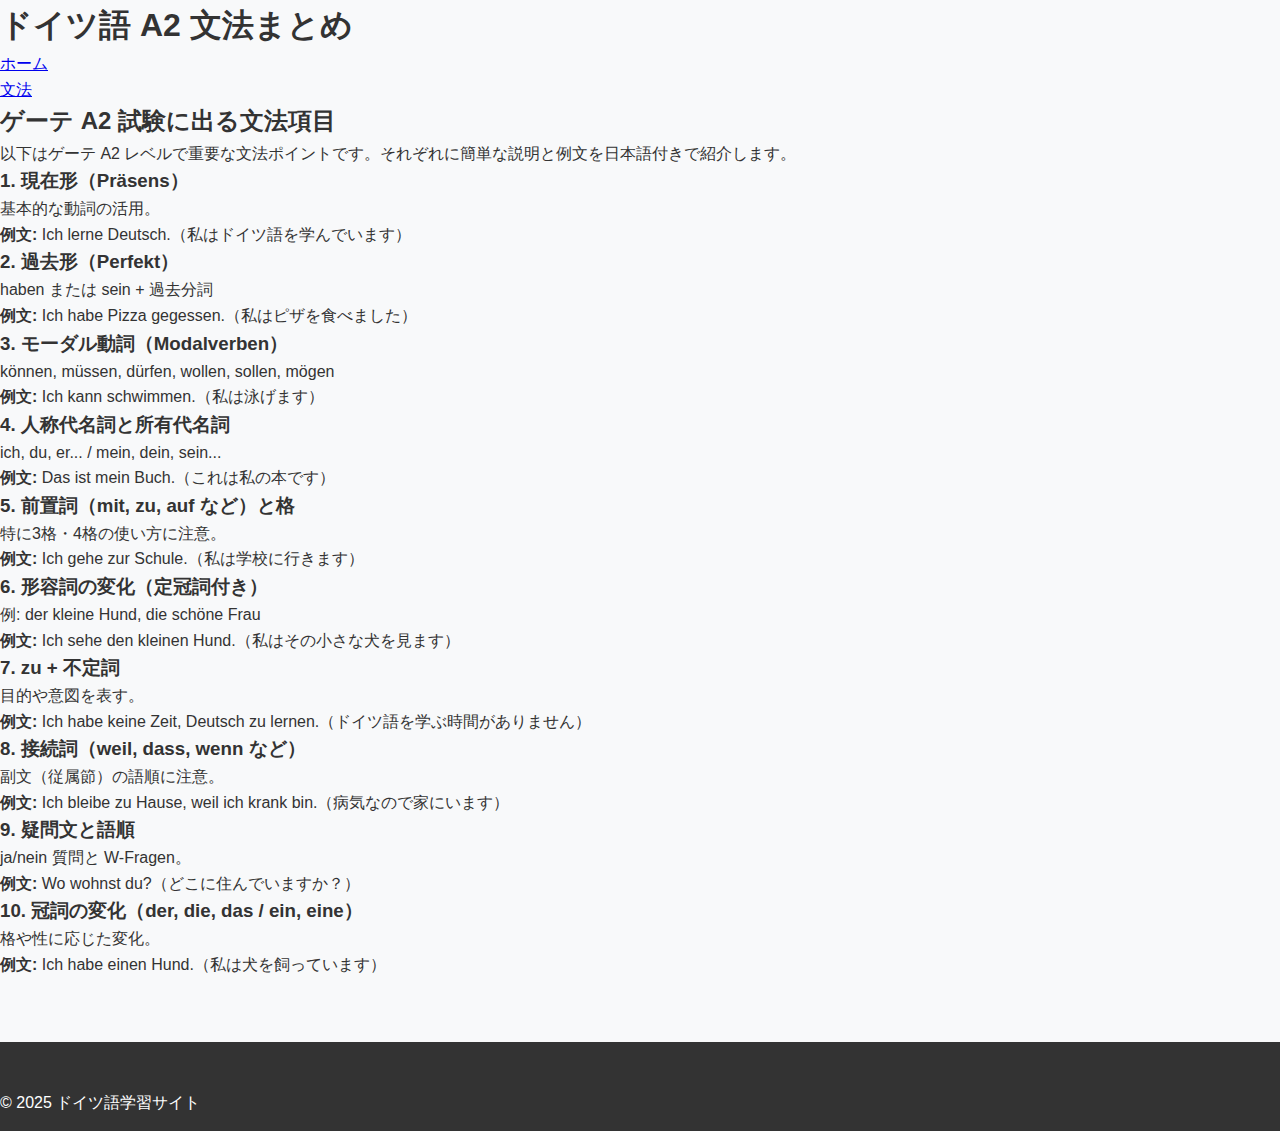
<file: grammarA2.html>
<!DOCTYPE html>
<html lang="ja">
<head>
  <meta charset="UTF-8">
  <title>ドイツ語文法 A2（ゲーテ試験用）</title>
  <link rel="stylesheet" href="styles.css">
</head>
<body>
  <header>
    <h1>ドイツ語 A2 文法まとめ</h1>
    <nav>
      <ul>
        <li><a href="index.html">ホーム</a></li>
        <li><a href="grammar.html">文法</a></li>
      </ul>
    </nav>
  </header>
  <main>
    <section>
      <h2>ゲーテ A2 試験に出る文法項目</h2>
      <p>以下はゲーテ A2 レベルで重要な文法ポイントです。それぞれに簡単な説明と例文を日本語付きで紹介します。</p>

      <article>
        <h3>1. 現在形（Präsens）</h3>
        <p>基本的な動詞の活用。</p>
        <p><strong>例文:</strong> Ich lerne Deutsch.（私はドイツ語を学んでいます）</p>
      </article>

      <article>
        <h3>2. 過去形（Perfekt）</h3>
        <p>haben または sein + 過去分詞</p>
        <p><strong>例文:</strong> Ich habe Pizza gegessen.（私はピザを食べました）</p>
      </article>

      <article>
        <h3>3. モーダル動詞（Modalverben）</h3>
        <p>können, müssen, dürfen, wollen, sollen, mögen</p>
        <p><strong>例文:</strong> Ich kann schwimmen.（私は泳げます）</p>
      </article>

      <article>
        <h3>4. 人称代名詞と所有代名詞</h3>
        <p>ich, du, er... / mein, dein, sein...</p>
        <p><strong>例文:</strong> Das ist mein Buch.（これは私の本です）</p>
      </article>

      <article>
        <h3>5. 前置詞（mit, zu, auf など）と格</h3>
        <p>特に3格・4格の使い方に注意。</p>
        <p><strong>例文:</strong> Ich gehe zur Schule.（私は学校に行きます）</p>
      </article>

      <article>
        <h3>6. 形容詞の変化（定冠詞付き）</h3>
        <p>例: der kleine Hund, die schöne Frau</p>
        <p><strong>例文:</strong> Ich sehe den kleinen Hund.（私はその小さな犬を見ます）</p>
      </article>

      <article>
        <h3>7. zu + 不定詞</h3>
        <p>目的や意図を表す。</p>
        <p><strong>例文:</strong> Ich habe keine Zeit, Deutsch zu lernen.（ドイツ語を学ぶ時間がありません）</p>
      </article>

      <article>
        <h3>8. 接続詞（weil, dass, wenn など）</h3>
        <p>副文（従属節）の語順に注意。</p>
        <p><strong>例文:</strong> Ich bleibe zu Hause, weil ich krank bin.（病気なので家にいます）</p>
      </article>

      <article>
        <h3>9. 疑問文と語順</h3>
        <p>ja/nein 質問と W-Fragen。</p>
        <p><strong>例文:</strong> Wo wohnst du?（どこに住んでいますか？）</p>
      </article>

      <article>
        <h3>10. 冠詞の変化（der, die, das / ein, eine）</h3>
        <p>格や性に応じた変化。</p>
        <p><strong>例文:</strong> Ich habe einen Hund.（私は犬を飼っています）</p>
      </article>

    </section>
  </main>
  <footer>
    <p>&copy; 2025 ドイツ語学習サイト</p>
  </footer>
</body>
</html>
</file>
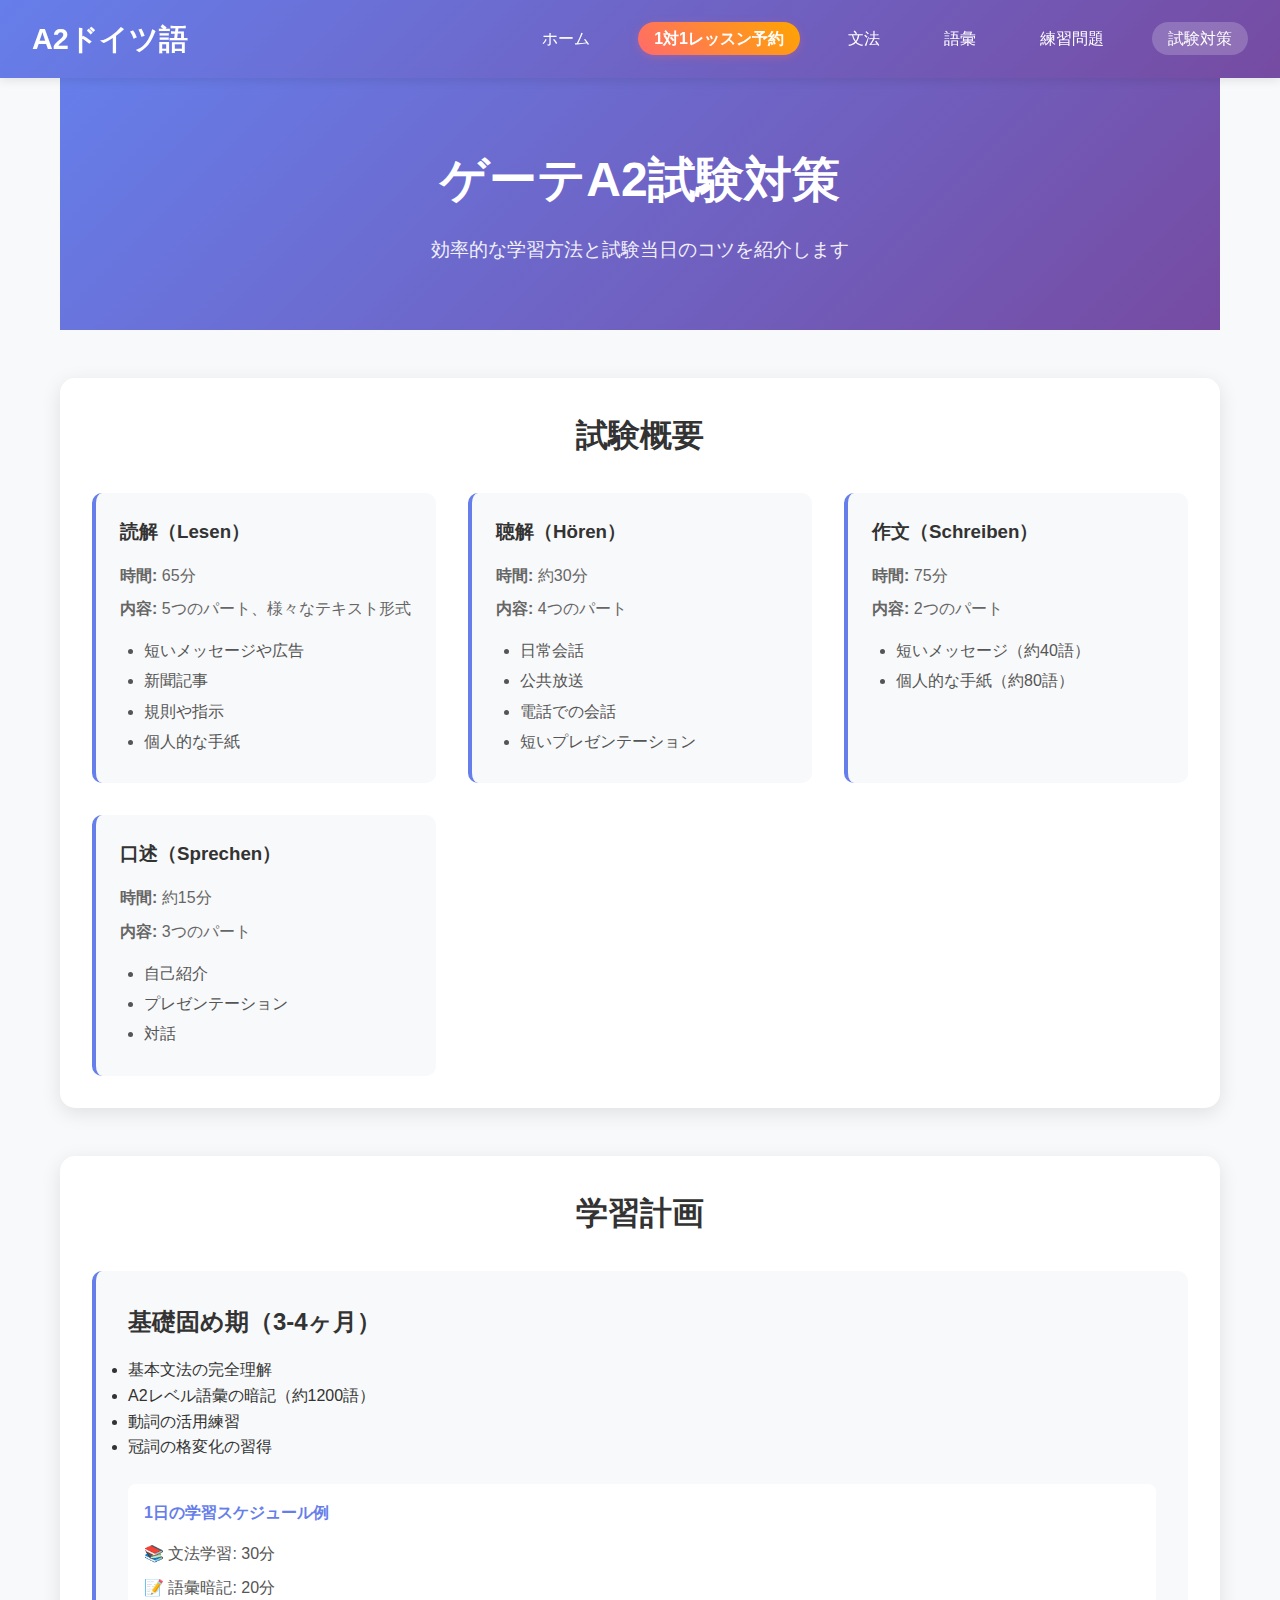
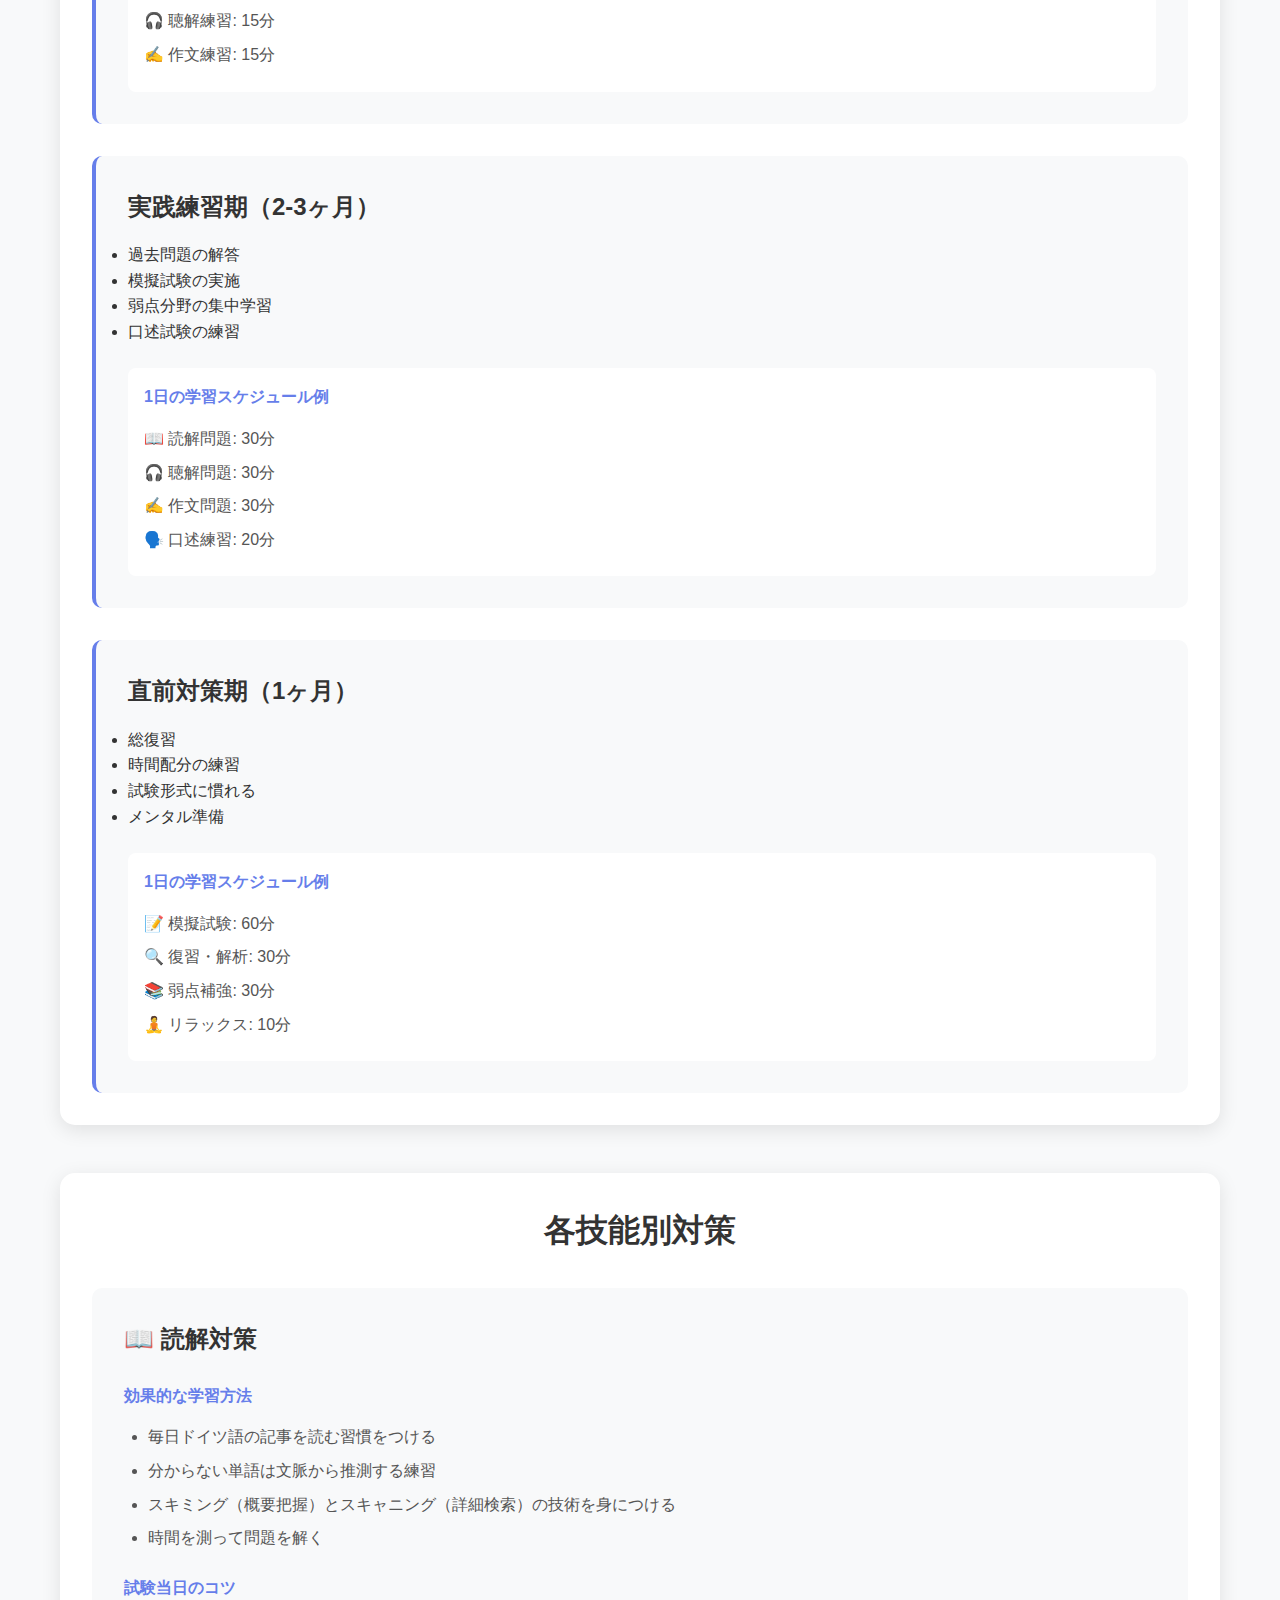
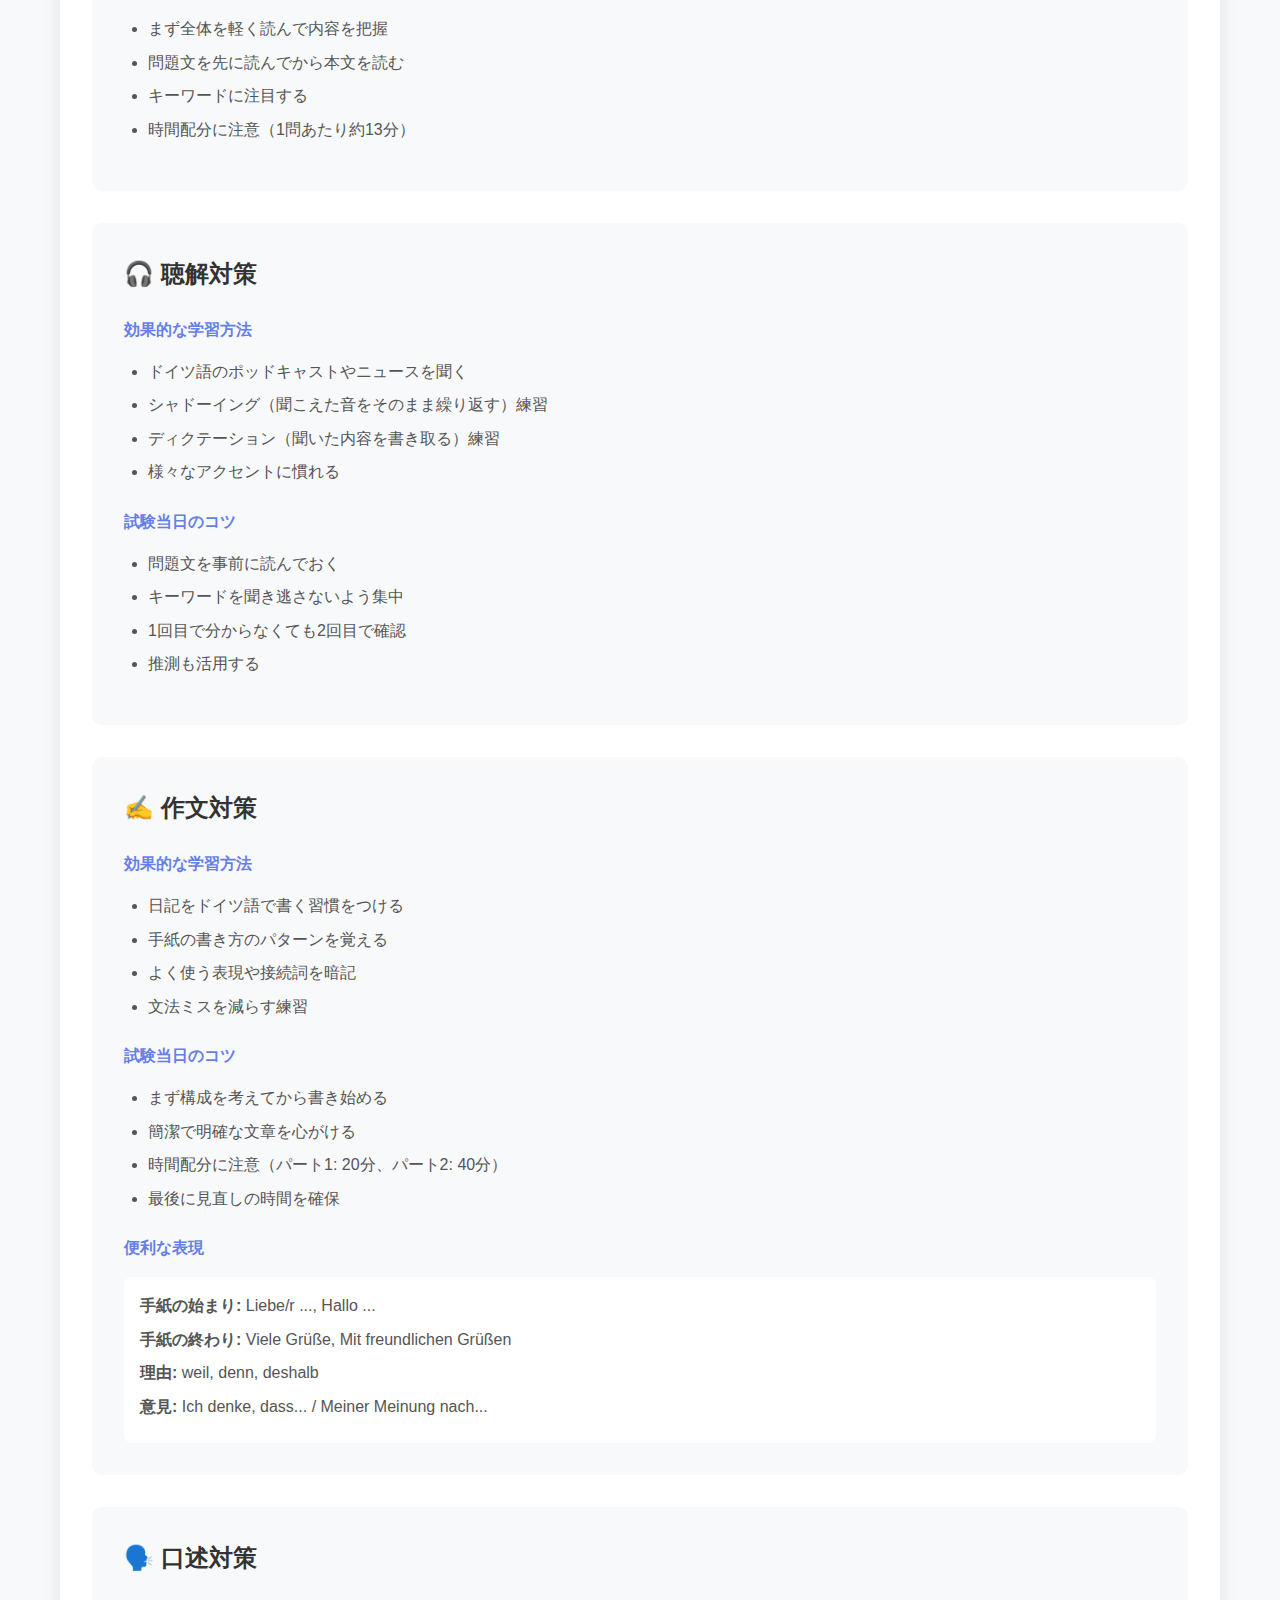
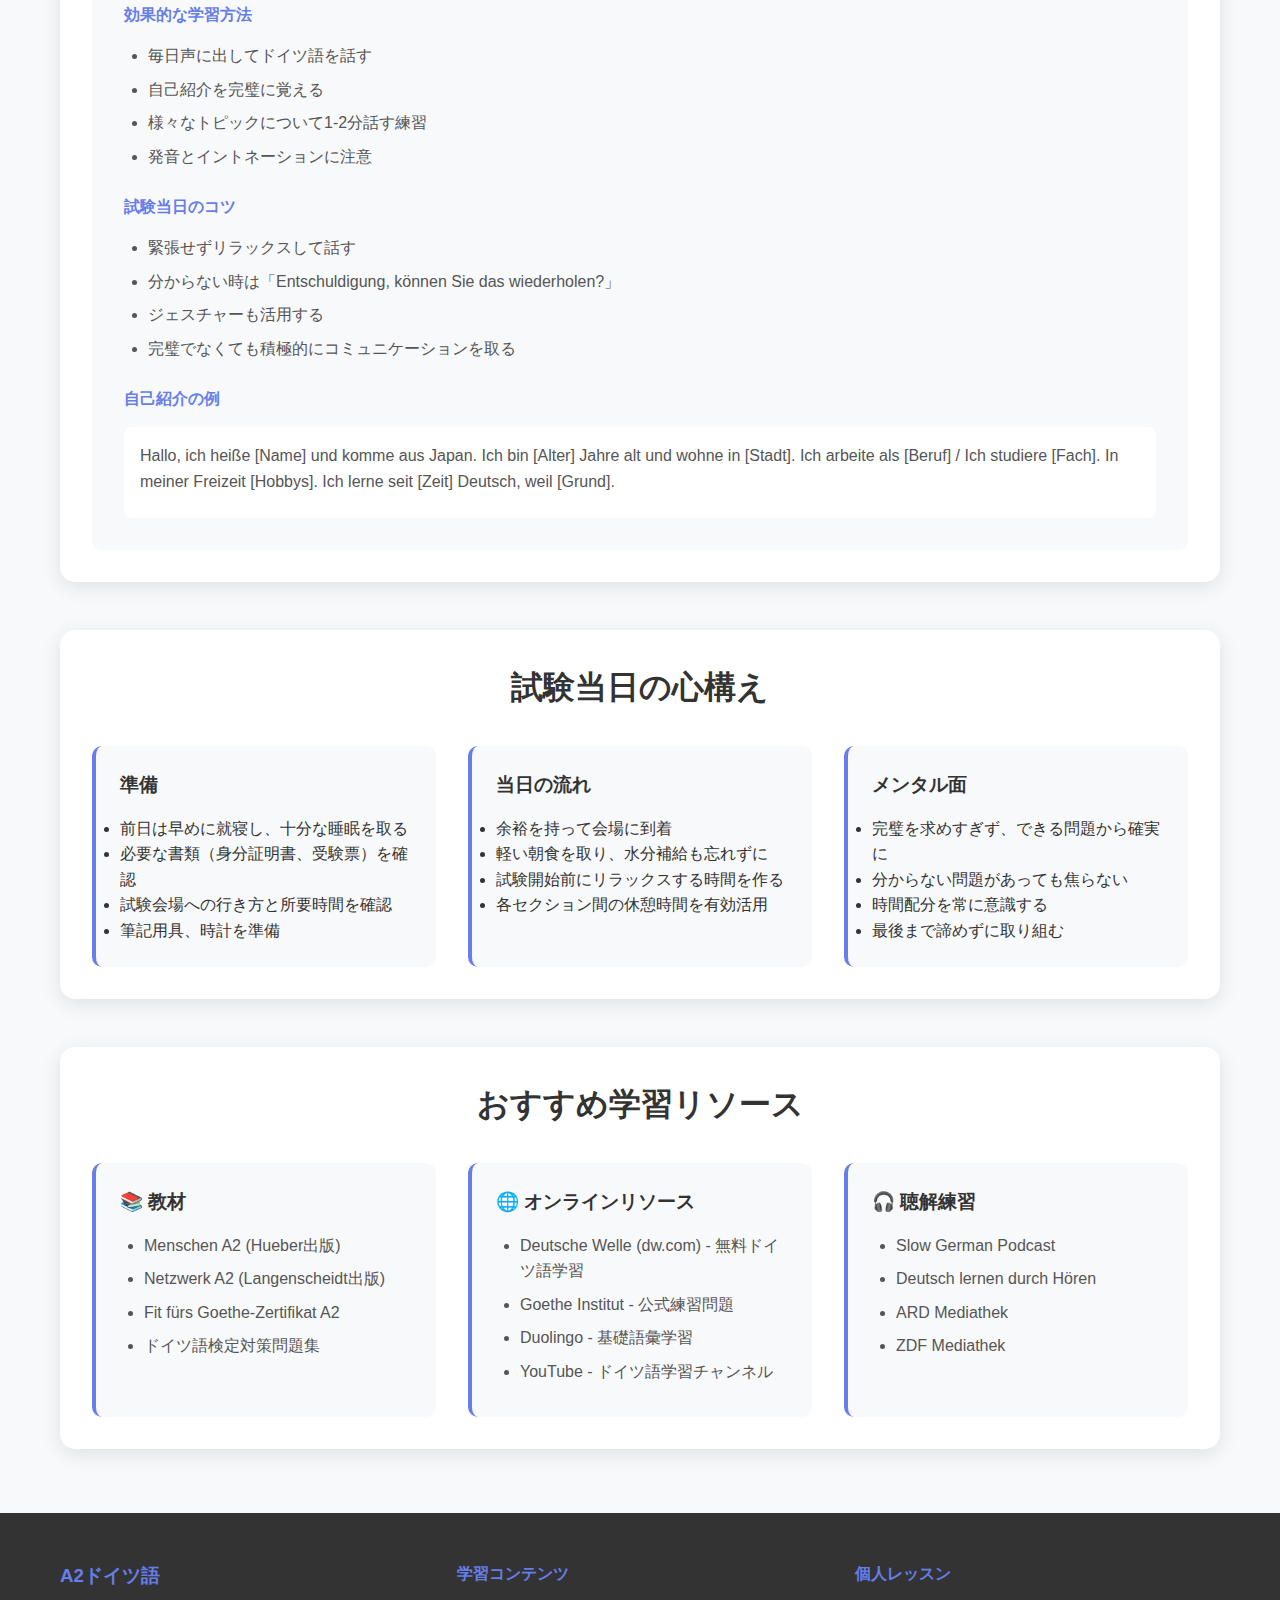
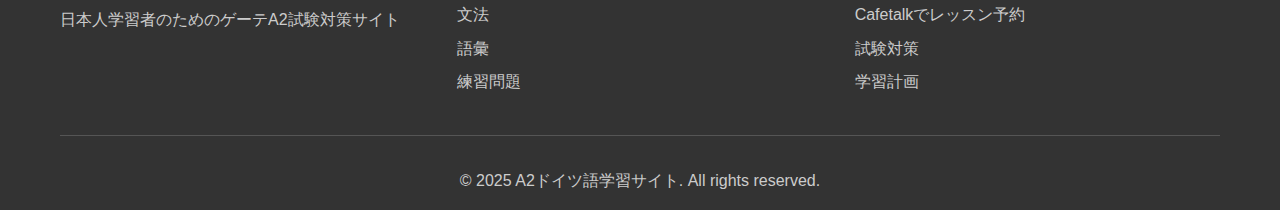
<file: tips.html>
<!DOCTYPE html>
<html lang="ja">
<head>
  <meta charset="UTF-8">
  <meta name="viewport" content="width=device-width, initial-scale=1.0">
  <title>試験対策 - A2ドイツ語</title>
  <link rel="stylesheet" href="styles.css">
</head>
<body>
  <header>
    <nav class="navbar">
      <div class="nav-container">
        <div class="nav-logo">
          <h1><a href="index.html">A2ドイツ語</a></h1>
        </div>
        <ul class="nav-menu">
          <li><a href="index.html" class="nav-link">ホーム</a></li>
          <li><a href="https://cafetalk.com/tutor/profile/?c=eJxLyvXOyYh0LghMd8nINijLTfcIdaoMtLUFAGzmCGc.&lang=en" class="nav-link cafetalk-link" target="_blank">1対1レッスン予約</a></li>
          <li><a href="grammar.html" class="nav-link">文法</a></li>
          <li><a href="vocabulary.html" class="nav-link">語彙</a></li>
          <li><a href="exercises.html" class="nav-link">練習問題</a></li>
          <li><a href="tips.html" class="nav-link active">試験対策</a></li>
        </ul>
        <div class="hamburger">
          <span></span>
          <span></span>
          <span></span>
        </div>
      </div>
    </nav>
  </header>

  <main class="tips-page">
    <div class="container">
      <div class="page-header">
        <h1>ゲーテA2試験対策</h1>
        <p>効率的な学習方法と試験当日のコツを紹介します</p>
      </div>

      <div class="tips-content">
        <section class="tip-section">
          <h2>試験概要</h2>
          <div class="exam-overview">
            <div class="exam-part">
              <h3>読解（Lesen）</h3>
              <p><strong>時間:</strong> 65分</p>
              <p><strong>内容:</strong> 5つのパート、様々なテキスト形式</p>
              <ul>
                <li>短いメッセージや広告</li>
                <li>新聞記事</li>
                <li>規則や指示</li>
                <li>個人的な手紙</li>
              </ul>
            </div>
            <div class="exam-part">
              <h3>聴解（Hören）</h3>
              <p><strong>時間:</strong> 約30分</p>
              <p><strong>内容:</strong> 4つのパート</p>
              <ul>
                <li>日常会話</li>
                <li>公共放送</li>
                <li>電話での会話</li>
                <li>短いプレゼンテーション</li>
              </ul>
            </div>
            <div class="exam-part">
              <h3>作文（Schreiben）</h3>
              <p><strong>時間:</strong> 75分</p>
              <p><strong>内容:</strong> 2つのパート</p>
              <ul>
                <li>短いメッセージ（約40語）</li>
                <li>個人的な手紙（約80語）</li>
              </ul>
            </div>
            <div class="exam-part">
              <h3>口述（Sprechen）</h3>
              <p><strong>時間:</strong> 約15分</p>
              <p><strong>内容:</strong> 3つのパート</p>
              <ul>
                <li>自己紹介</li>
                <li>プレゼンテーション</li>
                <li>対話</li>
              </ul>
            </div>
          </div>
        </section>

        <section class="tip-section">
          <h2>学習計画</h2>
          <div class="study-plan">
            <div class="plan-phase">
              <h3>基礎固め期（3-4ヶ月）</h3>
              <ul>
                <li>基本文法の完全理解</li>
                <li>A2レベル語彙の暗記（約1200語）</li>
                <li>動詞の活用練習</li>
                <li>冠詞の格変化の習得</li>
              </ul>
              <div class="daily-schedule">
                <h4>1日の学習スケジュール例</h4>
                <p>📚 文法学習: 30分</p>
                <p>📝 語彙暗記: 20分</p>
                <p>🎧 聴解練習: 15分</p>
                <p>✍️ 作文練習: 15分</p>
              </div>
            </div>
            
            <div class="plan-phase">
              <h3>実践練習期（2-3ヶ月）</h3>
              <ul>
                <li>過去問題の解答</li>
                <li>模擬試験の実施</li>
                <li>弱点分野の集中学習</li>
                <li>口述試験の練習</li>
              </ul>
              <div class="daily-schedule">
                <h4>1日の学習スケジュール例</h4>
                <p>📖 読解問題: 30分</p>
                <p>🎧 聴解問題: 30分</p>
                <p>✍️ 作文問題: 30分</p>
                <p>🗣️ 口述練習: 20分</p>
              </div>
            </div>
            
            <div class="plan-phase">
              <h3>直前対策期（1ヶ月）</h3>
              <ul>
                <li>総復習</li>
                <li>時間配分の練習</li>
                <li>試験形式に慣れる</li>
                <li>メンタル準備</li>
              </ul>
              <div class="daily-schedule">
                <h4>1日の学習スケジュール例</h4>
                <p>📝 模擬試験: 60分</p>
                <p>🔍 復習・解析: 30分</p>
                <p>📚 弱点補強: 30分</p>
                <p>🧘 リラックス: 10分</p>
              </div>
            </div>
          </div>
        </section>

        <section class="tip-section">
          <h2>各技能別対策</h2>
          
          <div class="skill-tips">
            <div class="skill-tip">
              <h3>📖 読解対策</h3>
              <div class="tip-content">
                <h4>効果的な学習方法</h4>
                <ul>
                  <li>毎日ドイツ語の記事を読む習慣をつける</li>
                  <li>分からない単語は文脈から推測する練習</li>
                  <li>スキミング（概要把握）とスキャニング（詳細検索）の技術を身につける</li>
                  <li>時間を測って問題を解く</li>
                </ul>
                
                <h4>試験当日のコツ</h4>
                <ul>
                  <li>まず全体を軽く読んで内容を把握</li>
                  <li>問題文を先に読んでから本文を読む</li>
                  <li>キーワードに注目する</li>
                  <li>時間配分に注意（1問あたり約13分）</li>
                </ul>
              </div>
            </div>

            <div class="skill-tip">
              <h3>🎧 聴解対策</h3>
              <div class="tip-content">
                <h4>効果的な学習方法</h4>
                <ul>
                  <li>ドイツ語のポッドキャストやニュースを聞く</li>
                  <li>シャドーイング（聞こえた音をそのまま繰り返す）練習</li>
                  <li>ディクテーション（聞いた内容を書き取る）練習</li>
                  <li>様々なアクセントに慣れる</li>
                </ul>
                
                <h4>試験当日のコツ</h4>
                <ul>
                  <li>問題文を事前に読んでおく</li>
                  <li>キーワードを聞き逃さないよう集中</li>
                  <li>1回目で分からなくても2回目で確認</li>
                  <li>推測も活用する</li>
                </ul>
              </div>
            </div>

            <div class="skill-tip">
              <h3>✍️ 作文対策</h3>
              <div class="tip-content">
                <h4>効果的な学習方法</h4>
                <ul>
                  <li>日記をドイツ語で書く習慣をつける</li>
                  <li>手紙の書き方のパターンを覚える</li>
                  <li>よく使う表現や接続詞を暗記</li>
                  <li>文法ミスを減らす練習</li>
                </ul>
                
                <h4>試験当日のコツ</h4>
                <ul>
                  <li>まず構成を考えてから書き始める</li>
                  <li>簡潔で明確な文章を心がける</li>
                  <li>時間配分に注意（パート1: 20分、パート2: 40分）</li>
                  <li>最後に見直しの時間を確保</li>
                </ul>
                
                <h4>便利な表現</h4>
                <div class="useful-expressions">
                  <p><strong>手紙の始まり:</strong> Liebe/r ..., Hallo ...</p>
                  <p><strong>手紙の終わり:</strong> Viele Grüße, Mit freundlichen Grüßen</p>
                  <p><strong>理由:</strong> weil, denn, deshalb</p>
                  <p><strong>意見:</strong> Ich denke, dass... / Meiner Meinung nach...</p>
                </div>
              </div>
            </div>

            <div class="skill-tip">
              <h3>🗣️ 口述対策</h3>
              <div class="tip-content">
                <h4>効果的な学習方法</h4>
                <ul>
                  <li>毎日声に出してドイツ語を話す</li>
                  <li>自己紹介を完璧に覚える</li>
                  <li>様々なトピックについて1-2分話す練習</li>
                  <li>発音とイントネーションに注意</li>
                </ul>
                
                <h4>試験当日のコツ</h4>
                <ul>
                  <li>緊張せずリラックスして話す</li>
                  <li>分からない時は「Entschuldigung, können Sie das wiederholen?」</li>
                  <li>ジェスチャーも活用する</li>
                  <li>完璧でなくても積極的にコミュニケーションを取る</li>
                </ul>
                
                <h4>自己紹介の例</h4>
                <div class="self-introduction">
                  <p>Hallo, ich heiße [Name] und komme aus Japan. Ich bin [Alter] Jahre alt und wohne in [Stadt]. Ich arbeite als [Beruf] / Ich studiere [Fach]. In meiner Freizeit [Hobbys]. Ich lerne seit [Zeit] Deutsch, weil [Grund].</p>
                </div>
              </div>
            </div>
          </div>
        </section>

        <section class="tip-section">
          <h2>試験当日の心構え</h2>
          <div class="exam-day-tips">
            <div class="tip-category">
              <h3>準備</h3>
              <ul>
                <li>前日は早めに就寝し、十分な睡眠を取る</li>
                <li>必要な書類（身分証明書、受験票）を確認</li>
                <li>試験会場への行き方と所要時間を確認</li>
                <li>筆記用具、時計を準備</li>
              </ul>
            </div>
            
            <div class="tip-category">
              <h3>当日の流れ</h3>
              <ul>
                <li>余裕を持って会場に到着</li>
                <li>軽い朝食を取り、水分補給も忘れずに</li>
                <li>試験開始前にリラックスする時間を作る</li>
                <li>各セクション間の休憩時間を有効活用</li>
              </ul>
            </div>
            
            <div class="tip-category">
              <h3>メンタル面</h3>
              <ul>
                <li>完璧を求めすぎず、できる問題から確実に</li>
                <li>分からない問題があっても焦らない</li>
                <li>時間配分を常に意識する</li>
                <li>最後まで諦めずに取り組む</li>
              </ul>
            </div>
          </div>
        </section>

        <section class="tip-section">
          <h2>おすすめ学習リソース</h2>
          <div class="resources">
            <div class="resource-category">
              <h3>📚 教材</h3>
              <ul>
                <li>Menschen A2 (Hueber出版)</li>
                <li>Netzwerk A2 (Langenscheidt出版)</li>
                <li>Fit fürs Goethe-Zertifikat A2</li>
                <li>ドイツ語検定対策問題集</li>
              </ul>
            </div>
            
            <div class="resource-category">
              <h3>🌐 オンラインリソース</h3>
              <ul>
                <li>Deutsche Welle (dw.com) - 無料ドイツ語学習</li>
                <li>Goethe Institut - 公式練習問題</li>
                <li>Duolingo - 基礎語彙学習</li>
                <li>YouTube - ドイツ語学習チャンネル</li>
              </ul>
            </div>
            
            <div class="resource-category">
              <h3>🎧 聴解練習</h3>
              <ul>
                <li>Slow German Podcast</li>
                <li>Deutsch lernen durch Hören</li>
                <li>ARD Mediathek</li>
                <li>ZDF Mediathek</li>
              </ul>
            </div>
          </div>
        </section>
      </div>
    </div>
  </main>

  <footer>
    <div class="container">
      <div class="footer-content">
        <div class="footer-section">
          <h3>A2ドイツ語</h3>
          <p>日本人学習者のためのゲーテA2試験対策サイト</p>
        </div>
        <div class="footer-section">
          <h4>学習コンテンツ</h4>
          <ul>
            <li><a href="grammar.html">文法</a></li>
            <li><a href="vocabulary.html">語彙</a></li>
            <li><a href="exercises.html">練習問題</a></li>
          </ul>
        </div>
        <div class="footer-section">
          <h4>個人レッスン</h4>
          <ul>
            <li><a href="https://cafetalk.com/tutor/profile/?c=eJxLyvXOyYh0LghMd8nINijLTfcIdaoMtLUFAGzmCGc.&lang=en" target="_blank">Cafetalkでレッスン予約</a></li>
            <li><a href="tips.html">試験対策</a></li>
            <li><a href="#" onclick="alert('準備中です')">学習計画</a></li>
          </ul>
        </div>
      </div>
      <div class="footer-bottom">
        <p>&copy; 2025 A2ドイツ語学習サイト. All rights reserved.</p>
      </div>
    </div>
  </footer>

  <script src="script.js"></script>
</body>
</html>
</file>
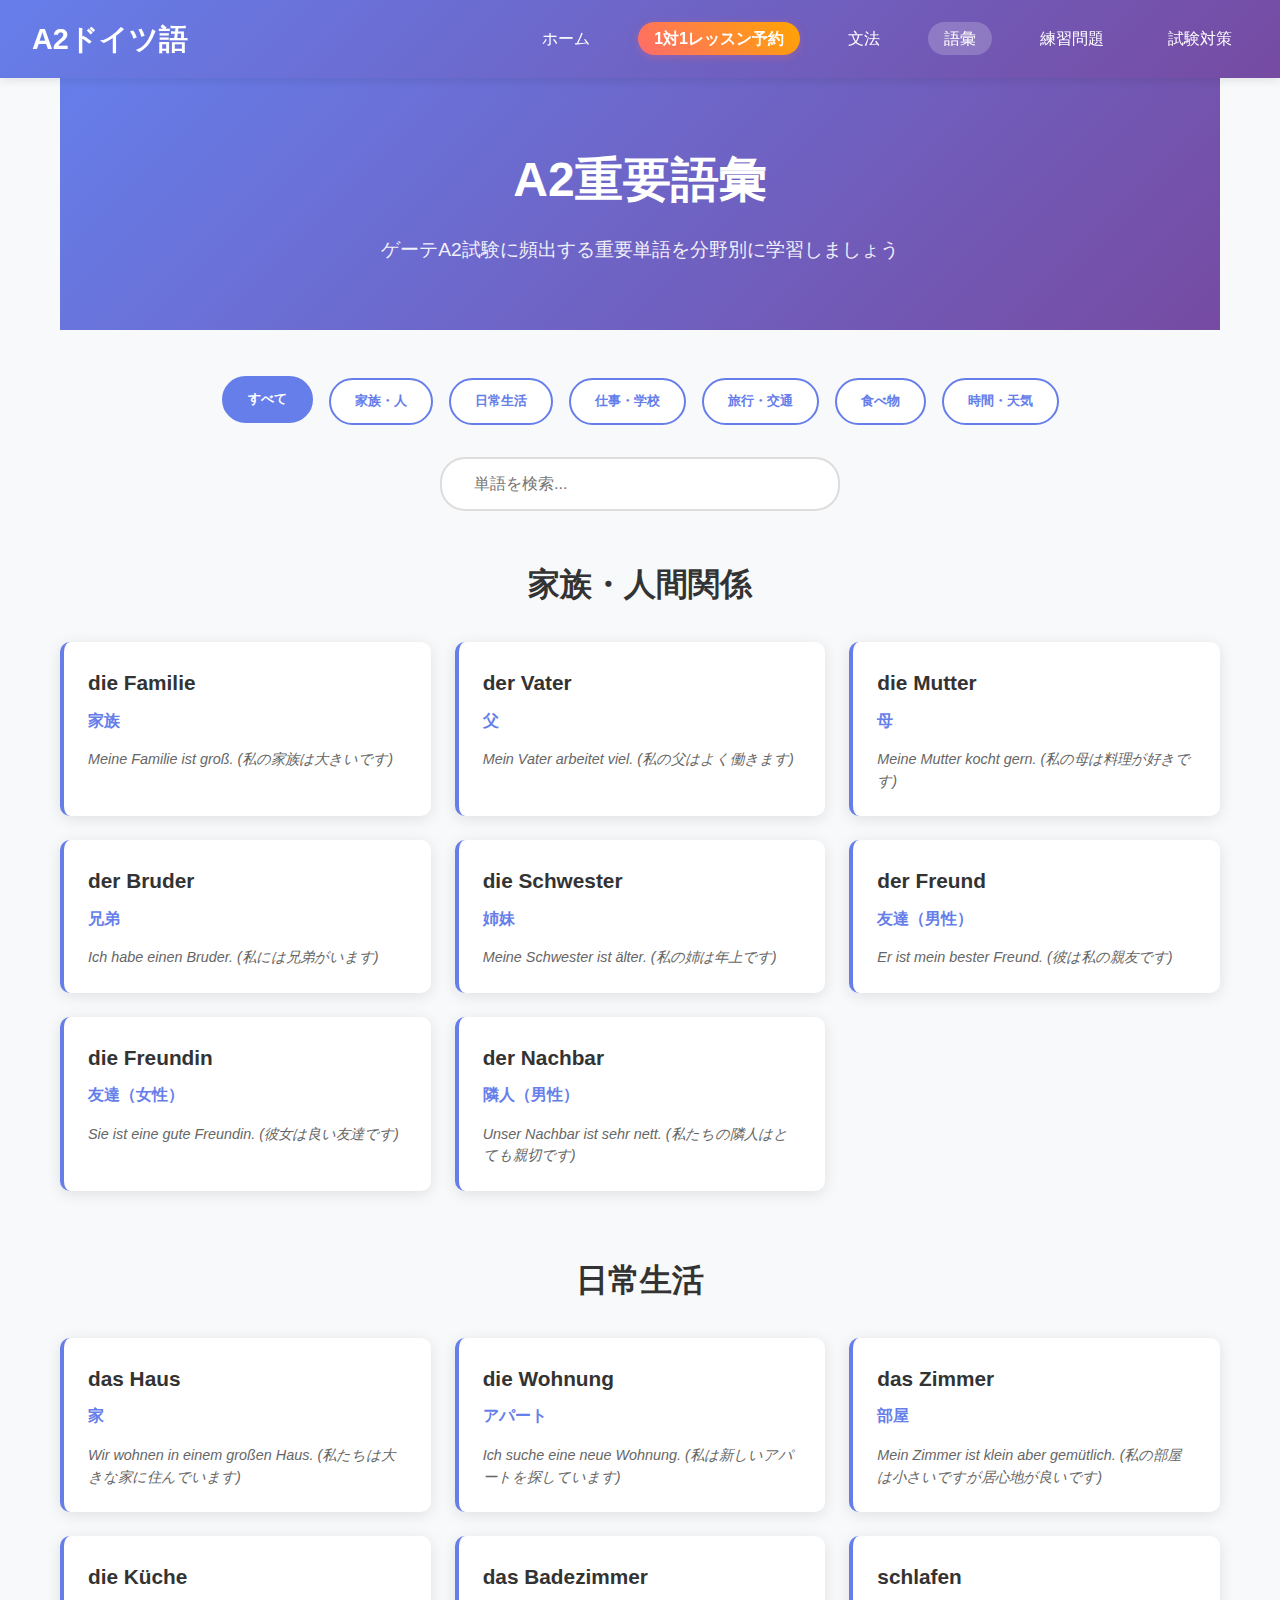
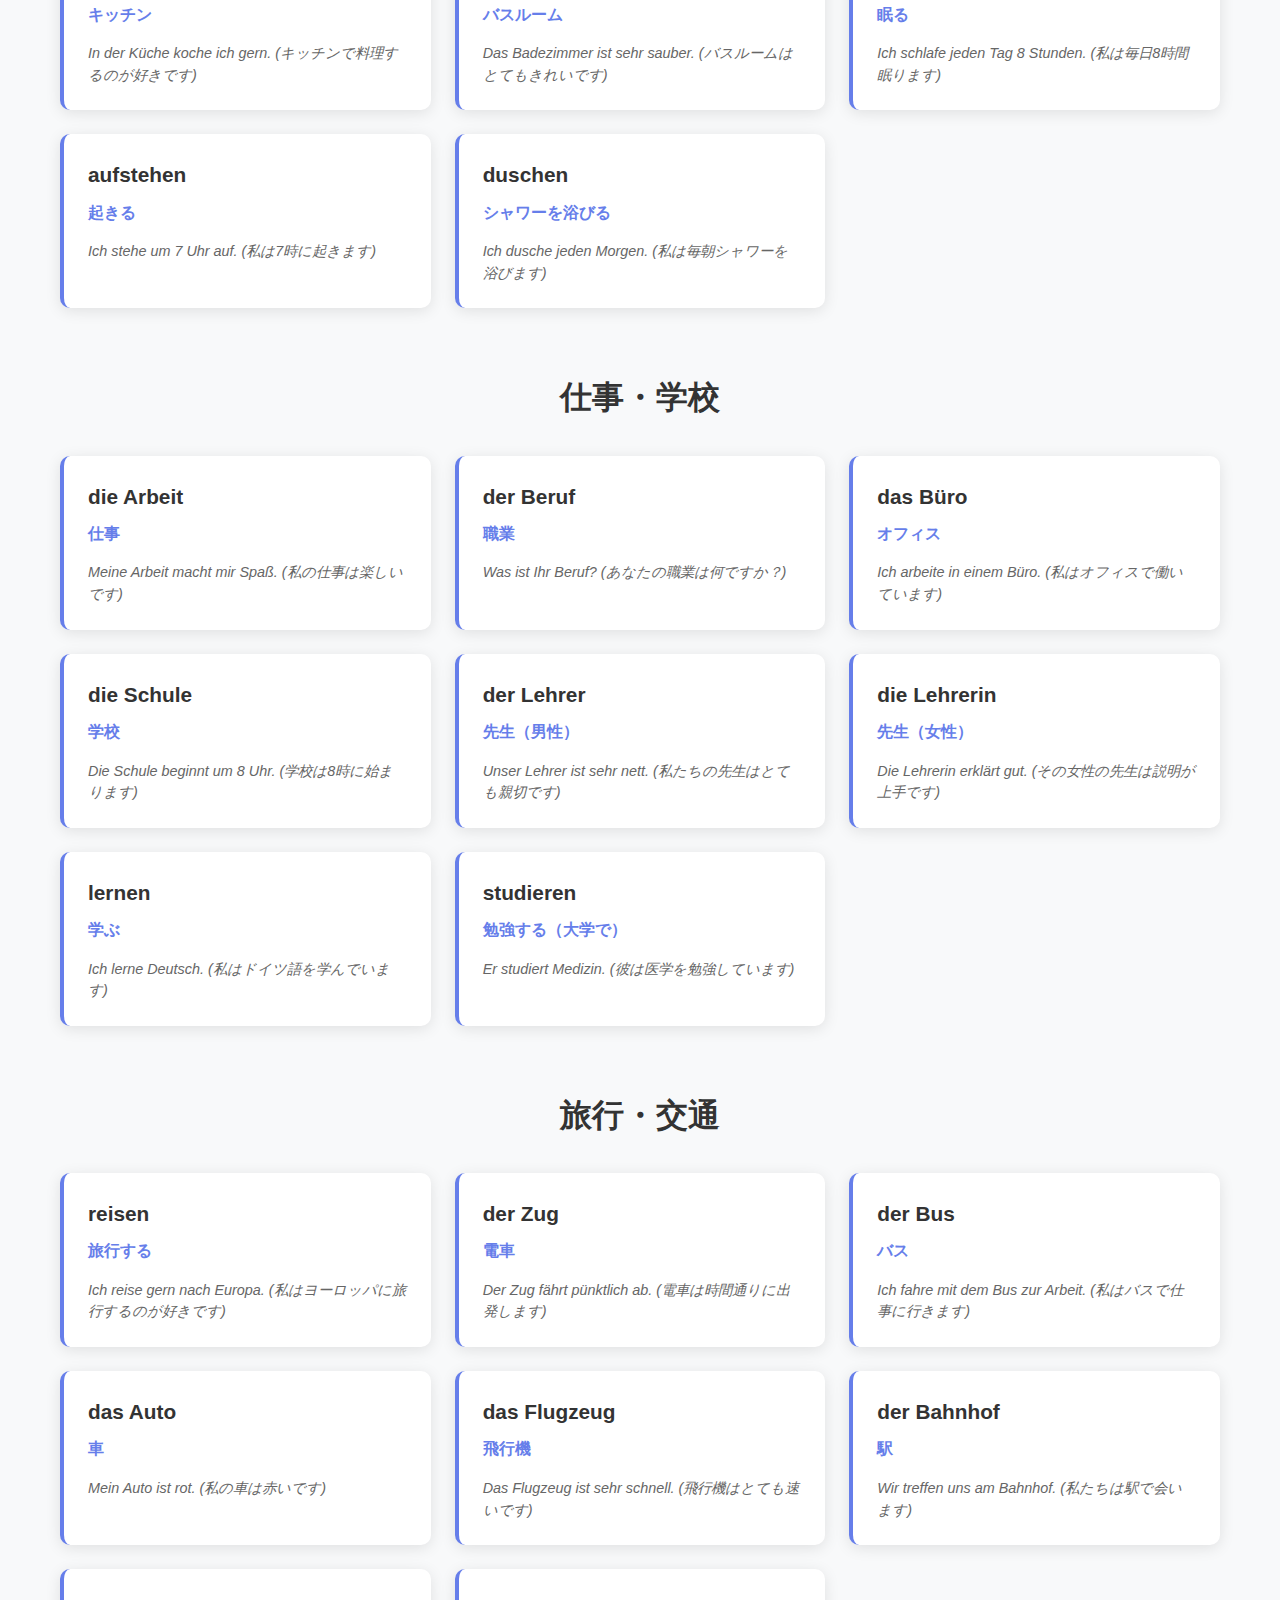
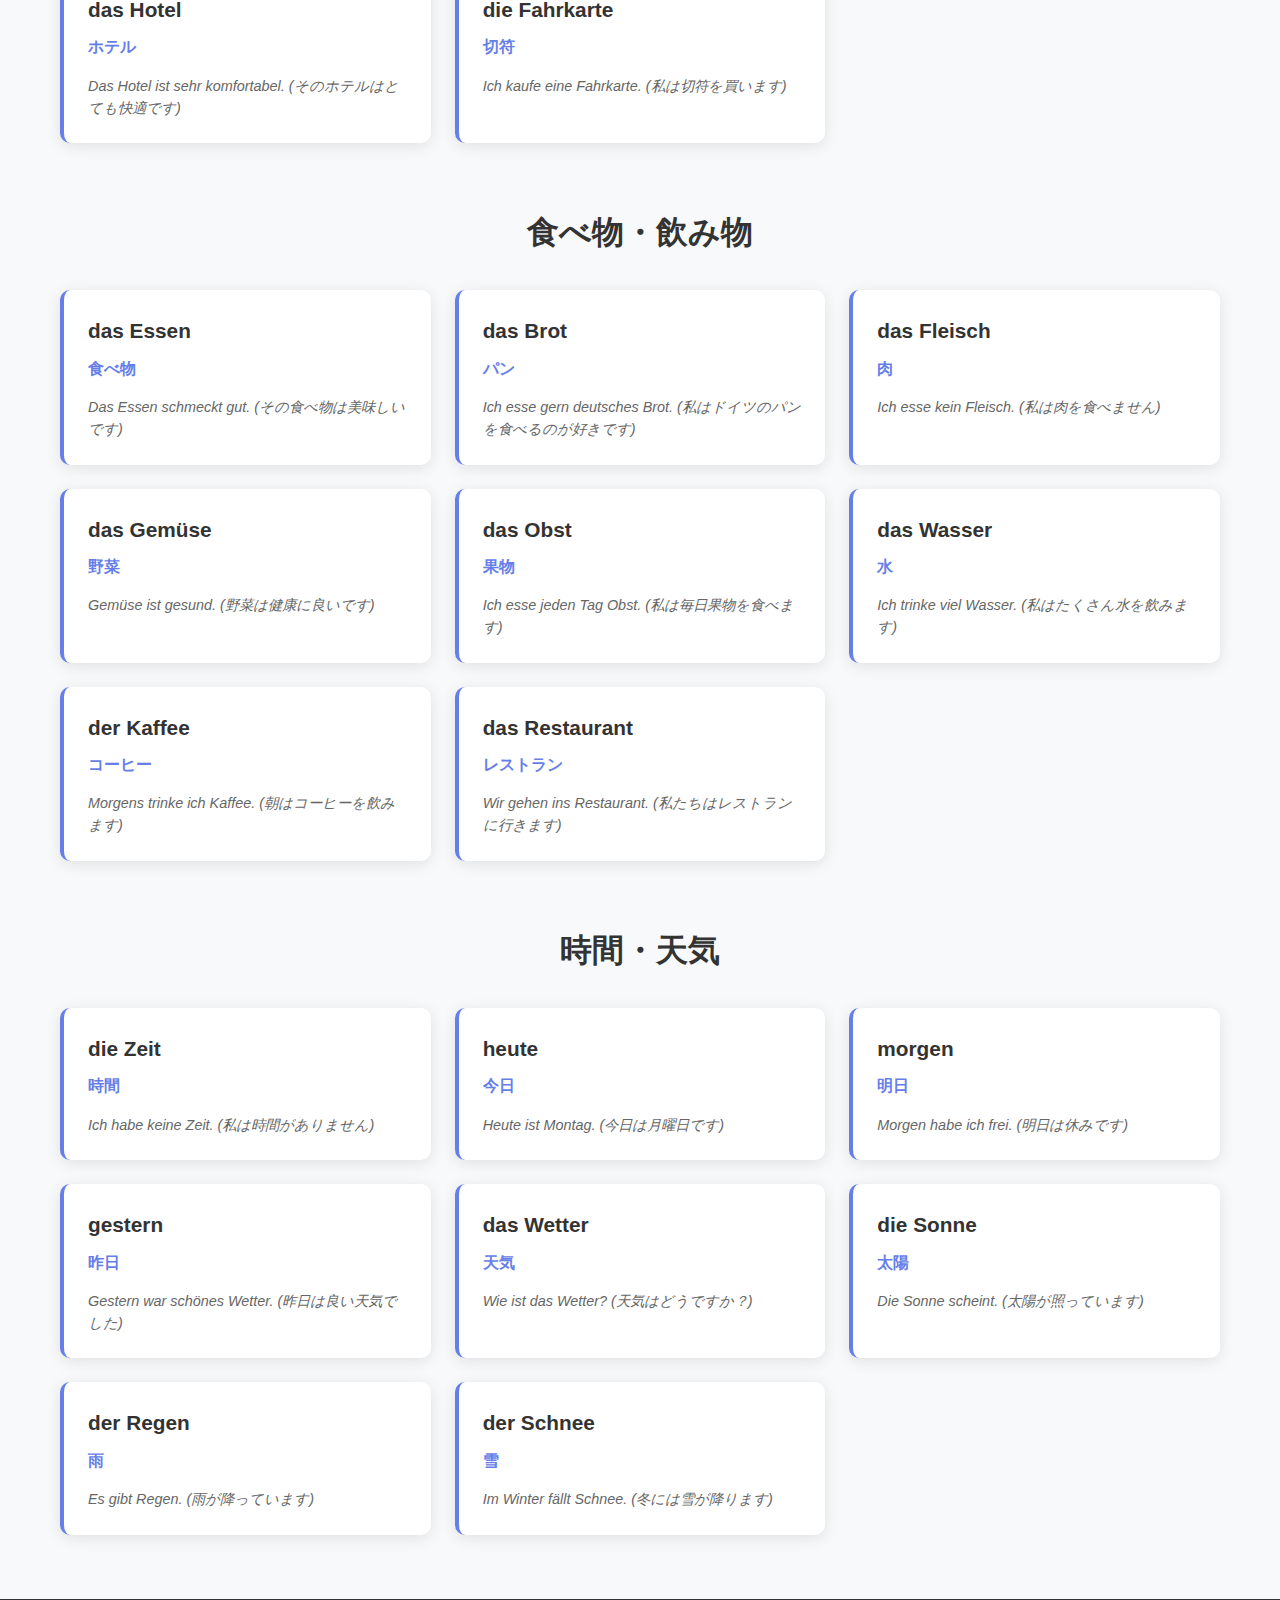
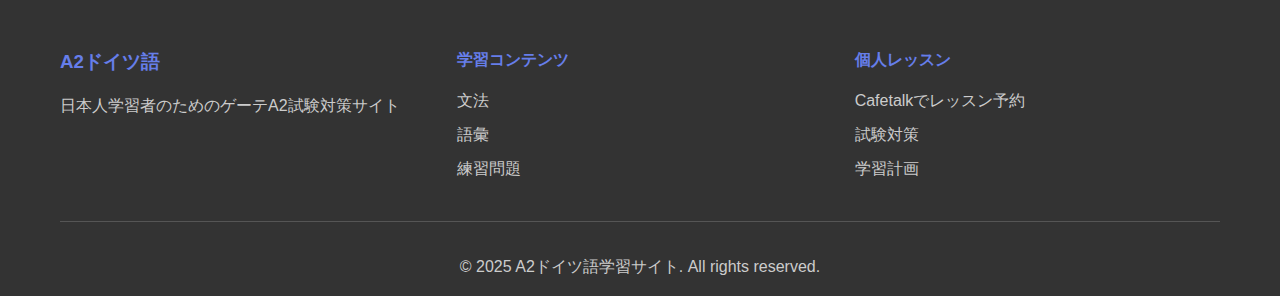
<file: vocabulary.html>
<!DOCTYPE html>
<html lang="ja">
<head>
  <meta charset="UTF-8">
  <meta name="viewport" content="width=device-width, initial-scale=1.0">
  <title>語彙 - A2ドイツ語</title>
  <link rel="stylesheet" href="styles.css">
</head>
<body>
  <header>
    <nav class="navbar">
      <div class="nav-container">
        <div class="nav-logo">
          <h1><a href="index.html">A2ドイツ語</a></h1>
        </div>
        <ul class="nav-menu">
          <li><a href="index.html" class="nav-link">ホーム</a></li>
          <li><a href="https://cafetalk.com/tutor/profile/?c=eJxLyvXOyYh0LghMd8nINijLTfcIdaoMtLUFAGzmCGc.&lang=en" class="nav-link cafetalk-link" target="_blank">1対1レッスン予約</a></li>
          <li><a href="grammar.html" class="nav-link">文法</a></li>
          <li><a href="vocabulary.html" class="nav-link active">語彙</a></li>
          <li><a href="exercises.html" class="nav-link">練習問題</a></li>
          <li><a href="tips.html" class="nav-link">試験対策</a></li>
        </ul>
        <div class="hamburger">
          <span></span>
          <span></span>
          <span></span>
        </div>
      </div>
    </nav>
  </header>

  <main class="vocabulary-page">
    <div class="container">
      <div class="page-header">
        <h1>A2重要語彙</h1>
        <p>ゲーテA2試験に頻出する重要単語を分野別に学習しましょう</p>
      </div>

      <div class="vocab-nav">
        <button class="vocab-nav-btn active" data-category="all">すべて</button>
        <button class="vocab-nav-btn" data-category="family">家族・人</button>
        <button class="vocab-nav-btn" data-category="daily">日常生活</button>
        <button class="vocab-nav-btn" data-category="work">仕事・学校</button>
        <button class="vocab-nav-btn" data-category="travel">旅行・交通</button>
        <button class="vocab-nav-btn" data-category="food">食べ物</button>
        <button class="vocab-nav-btn" data-category="time">時間・天気</button>
      </div>

      <div class="search-box">
        <input type="text" id="vocab-search" placeholder="単語を検索...">
      </div>

      <div class="vocabulary-content">
        <div class="vocab-category" data-category="family">
          <h2>家族・人間関係</h2>
          <div class="vocab-grid">
            <div class="vocab-card">
              <div class="vocab-german">die Familie</div>
              <div class="vocab-japanese">家族</div>
              <div class="vocab-example">Meine Familie ist groß. (私の家族は大きいです)</div>
            </div>
            <div class="vocab-card">
              <div class="vocab-german">der Vater</div>
              <div class="vocab-japanese">父</div>
              <div class="vocab-example">Mein Vater arbeitet viel. (私の父はよく働きます)</div>
            </div>
            <div class="vocab-card">
              <div class="vocab-german">die Mutter</div>
              <div class="vocab-japanese">母</div>
              <div class="vocab-example">Meine Mutter kocht gern. (私の母は料理が好きです)</div>
            </div>
            <div class="vocab-card">
              <div class="vocab-german">der Bruder</div>
              <div class="vocab-japanese">兄弟</div>
              <div class="vocab-example">Ich habe einen Bruder. (私には兄弟がいます)</div>
            </div>
            <div class="vocab-card">
              <div class="vocab-german">die Schwester</div>
              <div class="vocab-japanese">姉妹</div>
              <div class="vocab-example">Meine Schwester ist älter. (私の姉は年上です)</div>
            </div>
            <div class="vocab-card">
              <div class="vocab-german">der Freund</div>
              <div class="vocab-japanese">友達（男性）</div>
              <div class="vocab-example">Er ist mein bester Freund. (彼は私の親友です)</div>
            </div>
            <div class="vocab-card">
              <div class="vocab-german">die Freundin</div>
              <div class="vocab-japanese">友達（女性）</div>
              <div class="vocab-example">Sie ist eine gute Freundin. (彼女は良い友達です)</div>
            </div>
            <div class="vocab-card">
              <div class="vocab-german">der Nachbar</div>
              <div class="vocab-japanese">隣人（男性）</div>
              <div class="vocab-example">Unser Nachbar ist sehr nett. (私たちの隣人はとても親切です)</div>
            </div>
          </div>
        </div>

        <div class="vocab-category" data-category="daily">
          <h2>日常生活</h2>
          <div class="vocab-grid">
            <div class="vocab-card">
              <div class="vocab-german">das Haus</div>
              <div class="vocab-japanese">家</div>
              <div class="vocab-example">Wir wohnen in einem großen Haus. (私たちは大きな家に住んでいます)</div>
            </div>
            <div class="vocab-card">
              <div class="vocab-german">die Wohnung</div>
              <div class="vocab-japanese">アパート</div>
              <div class="vocab-example">Ich suche eine neue Wohnung. (私は新しいアパートを探しています)</div>
            </div>
            <div class="vocab-card">
              <div class="vocab-german">das Zimmer</div>
              <div class="vocab-japanese">部屋</div>
              <div class="vocab-example">Mein Zimmer ist klein aber gemütlich. (私の部屋は小さいですが居心地が良いです)</div>
            </div>
            <div class="vocab-card">
              <div class="vocab-german">die Küche</div>
              <div class="vocab-japanese">キッチン</div>
              <div class="vocab-example">In der Küche koche ich gern. (キッチンで料理するのが好きです)</div>
            </div>
            <div class="vocab-card">
              <div class="vocab-german">das Badezimmer</div>
              <div class="vocab-japanese">バスルーム</div>
              <div class="vocab-example">Das Badezimmer ist sehr sauber. (バスルームはとてもきれいです)</div>
            </div>
            <div class="vocab-card">
              <div class="vocab-german">schlafen</div>
              <div class="vocab-japanese">眠る</div>
              <div class="vocab-example">Ich schlafe jeden Tag 8 Stunden. (私は毎日8時間眠ります)</div>
            </div>
            <div class="vocab-card">
              <div class="vocab-german">aufstehen</div>
              <div class="vocab-japanese">起きる</div>
              <div class="vocab-example">Ich stehe um 7 Uhr auf. (私は7時に起きます)</div>
            </div>
            <div class="vocab-card">
              <div class="vocab-german">duschen</div>
              <div class="vocab-japanese">シャワーを浴びる</div>
              <div class="vocab-example">Ich dusche jeden Morgen. (私は毎朝シャワーを浴びます)</div>
            </div>
          </div>
        </div>

        <div class="vocab-category" data-category="work">
          <h2>仕事・学校</h2>
          <div class="vocab-grid">
            <div class="vocab-card">
              <div class="vocab-german">die Arbeit</div>
              <div class="vocab-japanese">仕事</div>
              <div class="vocab-example">Meine Arbeit macht mir Spaß. (私の仕事は楽しいです)</div>
            </div>
            <div class="vocab-card">
              <div class="vocab-german">der Beruf</div>
              <div class="vocab-japanese">職業</div>
              <div class="vocab-example">Was ist Ihr Beruf? (あなたの職業は何ですか？)</div>
            </div>
            <div class="vocab-card">
              <div class="vocab-german">das Büro</div>
              <div class="vocab-japanese">オフィス</div>
              <div class="vocab-example">Ich arbeite in einem Büro. (私はオフィスで働いています)</div>
            </div>
            <div class="vocab-card">
              <div class="vocab-german">die Schule</div>
              <div class="vocab-japanese">学校</div>
              <div class="vocab-example">Die Schule beginnt um 8 Uhr. (学校は8時に始まります)</div>
            </div>
            <div class="vocab-card">
              <div class="vocab-german">der Lehrer</div>
              <div class="vocab-japanese">先生（男性）</div>
              <div class="vocab-example">Unser Lehrer ist sehr nett. (私たちの先生はとても親切です)</div>
            </div>
            <div class="vocab-card">
              <div class="vocab-german">die Lehrerin</div>
              <div class="vocab-japanese">先生（女性）</div>
              <div class="vocab-example">Die Lehrerin erklärt gut. (その女性の先生は説明が上手です)</div>
            </div>
            <div class="vocab-card">
              <div class="vocab-german">lernen</div>
              <div class="vocab-japanese">学ぶ</div>
              <div class="vocab-example">Ich lerne Deutsch. (私はドイツ語を学んでいます)</div>
            </div>
            <div class="vocab-card">
              <div class="vocab-german">studieren</div>
              <div class="vocab-japanese">勉強する（大学で）</div>
              <div class="vocab-example">Er studiert Medizin. (彼は医学を勉強しています)</div>
            </div>
          </div>
        </div>

        <div class="vocab-category" data-category="travel">
          <h2>旅行・交通</h2>
          <div class="vocab-grid">
            <div class="vocab-card">
              <div class="vocab-german">reisen</div>
              <div class="vocab-japanese">旅行する</div>
              <div class="vocab-example">Ich reise gern nach Europa. (私はヨーロッパに旅行するのが好きです)</div>
            </div>
            <div class="vocab-card">
              <div class="vocab-german">der Zug</div>
              <div class="vocab-japanese">電車</div>
              <div class="vocab-example">Der Zug fährt pünktlich ab. (電車は時間通りに出発します)</div>
            </div>
            <div class="vocab-card">
              <div class="vocab-german">der Bus</div>
              <div class="vocab-japanese">バス</div>
              <div class="vocab-example">Ich fahre mit dem Bus zur Arbeit. (私はバスで仕事に行きます)</div>
            </div>
            <div class="vocab-card">
              <div class="vocab-german">das Auto</div>
              <div class="vocab-japanese">車</div>
              <div class="vocab-example">Mein Auto ist rot. (私の車は赤いです)</div>
            </div>
            <div class="vocab-card">
              <div class="vocab-german">das Flugzeug</div>
              <div class="vocab-japanese">飛行機</div>
              <div class="vocab-example">Das Flugzeug ist sehr schnell. (飛行機はとても速いです)</div>
            </div>
            <div class="vocab-card">
              <div class="vocab-german">der Bahnhof</div>
              <div class="vocab-japanese">駅</div>
              <div class="vocab-example">Wir treffen uns am Bahnhof. (私たちは駅で会います)</div>
            </div>
            <div class="vocab-card">
              <div class="vocab-german">das Hotel</div>
              <div class="vocab-japanese">ホテル</div>
              <div class="vocab-example">Das Hotel ist sehr komfortabel. (そのホテルはとても快適です)</div>
            </div>
            <div class="vocab-card">
              <div class="vocab-german">die Fahrkarte</div>
              <div class="vocab-japanese">切符</div>
              <div class="vocab-example">Ich kaufe eine Fahrkarte. (私は切符を買います)</div>
            </div>
          </div>
        </div>

        <div class="vocab-category" data-category="food">
          <h2>食べ物・飲み物</h2>
          <div class="vocab-grid">
            <div class="vocab-card">
              <div class="vocab-german">das Essen</div>
              <div class="vocab-japanese">食べ物</div>
              <div class="vocab-example">Das Essen schmeckt gut. (その食べ物は美味しいです)</div>
            </div>
            <div class="vocab-card">
              <div class="vocab-german">das Brot</div>
              <div class="vocab-japanese">パン</div>
              <div class="vocab-example">Ich esse gern deutsches Brot. (私はドイツのパンを食べるのが好きです)</div>
            </div>
            <div class="vocab-card">
              <div class="vocab-german">das Fleisch</div>
              <div class="vocab-japanese">肉</div>
              <div class="vocab-example">Ich esse kein Fleisch. (私は肉を食べません)</div>
            </div>
            <div class="vocab-card">
              <div class="vocab-german">das Gemüse</div>
              <div class="vocab-japanese">野菜</div>
              <div class="vocab-example">Gemüse ist gesund. (野菜は健康に良いです)</div>
            </div>
            <div class="vocab-card">
              <div class="vocab-german">das Obst</div>
              <div class="vocab-japanese">果物</div>
              <div class="vocab-example">Ich esse jeden Tag Obst. (私は毎日果物を食べます)</div>
            </div>
            <div class="vocab-card">
              <div class="vocab-german">das Wasser</div>
              <div class="vocab-japanese">水</div>
              <div class="vocab-example">Ich trinke viel Wasser. (私はたくさん水を飲みます)</div>
            </div>
            <div class="vocab-card">
              <div class="vocab-german">der Kaffee</div>
              <div class="vocab-japanese">コーヒー</div>
              <div class="vocab-example">Morgens trinke ich Kaffee. (朝はコーヒーを飲みます)</div>
            </div>
            <div class="vocab-card">
              <div class="vocab-german">das Restaurant</div>
              <div class="vocab-japanese">レストラン</div>
              <div class="vocab-example">Wir gehen ins Restaurant. (私たちはレストランに行きます)</div>
            </div>
          </div>
        </div>

        <div class="vocab-category" data-category="time">
          <h2>時間・天気</h2>
          <div class="vocab-grid">
            <div class="vocab-card">
              <div class="vocab-german">die Zeit</div>
              <div class="vocab-japanese">時間</div>
              <div class="vocab-example">Ich habe keine Zeit. (私は時間がありません)</div>
            </div>
            <div class="vocab-card">
              <div class="vocab-german">heute</div>
              <div class="vocab-japanese">今日</div>
              <div class="vocab-example">Heute ist Montag. (今日は月曜日です)</div>
            </div>
            <div class="vocab-card">
              <div class="vocab-german">morgen</div>
              <div class="vocab-japanese">明日</div>
              <div class="vocab-example">Morgen habe ich frei. (明日は休みです)</div>
            </div>
            <div class="vocab-card">
              <div class="vocab-german">gestern</div>
              <div class="vocab-japanese">昨日</div>
              <div class="vocab-example">Gestern war schönes Wetter. (昨日は良い天気でした)</div>
            </div>
            <div class="vocab-card">
              <div class="vocab-german">das Wetter</div>
              <div class="vocab-japanese">天気</div>
              <div class="vocab-example">Wie ist das Wetter? (天気はどうですか？)</div>
            </div>
            <div class="vocab-card">
              <div class="vocab-german">die Sonne</div>
              <div class="vocab-japanese">太陽</div>
              <div class="vocab-example">Die Sonne scheint. (太陽が照っています)</div>
            </div>
            <div class="vocab-card">
              <div class="vocab-german">der Regen</div>
              <div class="vocab-japanese">雨</div>
              <div class="vocab-example">Es gibt Regen. (雨が降っています)</div>
            </div>
            <div class="vocab-card">
              <div class="vocab-german">der Schnee</div>
              <div class="vocab-japanese">雪</div>
              <div class="vocab-example">Im Winter fällt Schnee. (冬には雪が降ります)</div>
            </div>
          </div>
        </div>
      </div>
    </div>
  </main>

  <footer>
    <div class="container">
      <div class="footer-content">
        <div class="footer-section">
          <h3>A2ドイツ語</h3>
          <p>日本人学習者のためのゲーテA2試験対策サイト</p>
        </div>
        <div class="footer-section">
          <h4>学習コンテンツ</h4>
          <ul>
            <li><a href="grammar.html">文法</a></li>
            <li><a href="vocabulary.html">語彙</a></li>
            <li><a href="exercises.html">練習問題</a></li>
          </ul>
        </div>
        <div class="footer-section">
          <h4>個人レッスン</h4>
          <ul>
            <li><a href="https://cafetalk.com/tutor/profile/?c=eJxLyvXOyYh0LghMd8nINijLTfcIdaoMtLUFAGzmCGc.&lang=en" target="_blank">Cafetalkでレッスン予約</a></li>
            <li><a href="tips.html">試験対策</a></li>
            <li><a href="#" onclick="alert('準備中です')">学習計画</a></li>
          </ul>
        </div>
      </div>
      <div class="footer-bottom">
        <p>&copy; 2025 A2ドイツ語学習サイト. All rights reserved.</p>
      </div>
    </div>
  </footer>

  <script src="script.js"></script>
</body>
</html>
</file>
<file: styles.css>
/* Reset and Base Styles */
* {
  margin: 0;
  padding: 0;
  box-sizing: border-box;
}

body {
  font-family: 'Segoe UI', Tahoma, Geneva, Verdana, sans-serif;
  line-height: 1.6;
  color: #333;
  background-color: #f8f9fa;
}

.container {
  max-width: 1200px;
  margin: 0 auto;
  padding: 0 20px;
}

/* Navigation */
.navbar {
  background: linear-gradient(135deg, #667eea 0%, #764ba2 100%);
  box-shadow: 0 2px 10px rgba(0,0,0,0.1);
  position: sticky;
  top: 0;
  z-index: 1000;
}

.nav-container {
  display: flex;
  justify-content: space-between;
  align-items: center;
  padding: 1rem 2rem;
}

.nav-logo h1 {
  color: white;
  font-size: 1.8rem;
  font-weight: 700;
}

.nav-logo a {
  color: white;
  text-decoration: none;
}

.nav-menu {
  display: flex;
  list-style: none;
  gap: 2rem;
}

.nav-link {
  color: white;
  text-decoration: none;
  font-weight: 500;
  padding: 0.5rem 1rem;
  border-radius: 25px;
  transition: all 0.3s ease;
}

.nav-link:hover,
.nav-link.active {
  background-color: rgba(255,255,255,0.2);
  transform: translateY(-2px);
}

/* Special styling for Cafetalk link */
.cafetalk-link {
  background: linear-gradient(45deg, #ff6b6b, #ffa500) !important;
  color: white !important;
  font-weight: 600 !important;
  box-shadow: 0 2px 8px rgba(255, 107, 107, 0.3);
  animation: pulse 2s infinite;
}

.cafetalk-link:hover {
  background: linear-gradient(45deg, #ff5252, #ff9800) !important;
  transform: translateY(-3px) !important;
  box-shadow: 0 4px 15px rgba(255, 107, 107, 0.4);
}

@keyframes pulse {
  0% {
    box-shadow: 0 2px 8px rgba(255, 107, 107, 0.3);
  }
  50% {
    box-shadow: 0 2px 15px rgba(255, 107, 107, 0.5);
  }
  100% {
    box-shadow: 0 2px 8px rgba(255, 107, 107, 0.3);
  }
}

.hamburger {
  display: none;
  flex-direction: column;
  cursor: pointer;
}

.hamburger span {
  width: 25px;
  height: 3px;
  background: white;
  margin: 3px 0;
  transition: 0.3s;
}

/* Hero Section */
.hero {
  background: linear-gradient(135deg, #667eea 0%, #764ba2 100%);
  color: white;
  padding: 6rem 0;
  text-align: center;
}

.hero-content h1 {
  font-size: 3.5rem;
  margin-bottom: 1rem;
  font-weight: 700;
}

.hero-content p {
  font-size: 1.3rem;
  margin-bottom: 2rem;
  opacity: 0.9;
}

.hero-buttons {
  display: flex;
  gap: 1rem;
  justify-content: center;
  flex-wrap: wrap;
}

.btn {
  padding: 1rem 2rem;
  border: none;
  border-radius: 50px;
  font-size: 1.1rem;
  font-weight: 600;
  text-decoration: none;
  cursor: pointer;
  transition: all 0.3s ease;
  display: inline-block;
}

.btn-primary {
  background: linear-gradient(45deg, #ff6b6b, #ffa500);
  color: white;
  box-shadow: 0 4px 15px rgba(255, 107, 107, 0.3);
}

.btn-primary:hover {
  transform: translateY(-3px);
  box-shadow: 0 8px 25px rgba(255, 107, 107, 0.4);
}

.btn-secondary {
  background: transparent;
  color: white;
  border: 2px solid white;
}

.btn-secondary:hover {
  background: white;
  color: #667eea;
  transform: translateY(-3px);
}

/* Features Section */
.features {
  padding: 6rem 0;
  background: white;
}

.features h2 {
  text-align: center;
  font-size: 2.5rem;
  margin-bottom: 3rem;
  color: #333;
}

.features-grid {
  display: grid;
  grid-template-columns: repeat(auto-fit, minmax(280px, 1fr));
  gap: 2rem;
}

.feature-card {
  background: white;
  padding: 2rem;
  border-radius: 15px;
  box-shadow: 0 5px 20px rgba(0,0,0,0.1);
  text-align: center;
  transition: all 0.3s ease;
  border: 1px solid #f0f0f0;
}

.feature-card:hover {
  transform: translateY(-10px);
  box-shadow: 0 15px 40px rgba(0,0,0,0.15);
}

/* Special styling for Cafetalk feature card */
.cafetalk-feature {
  background: linear-gradient(135deg, #ff6b6b 0%, #ffa500 100%);
  color: white;
  border: none;
}

.cafetalk-feature h3,
.cafetalk-feature p {
  color: white;
}

.cafetalk-feature .feature-link {
  color: white;
  background: rgba(255, 255, 255, 0.2);
  padding: 0.5rem 1rem;
  border-radius: 25px;
  transition: all 0.3s ease;
}

.cafetalk-feature .feature-link:hover {
  background: rgba(255, 255, 255, 0.3);
  transform: translateY(-2px);
}

.feature-icon {
  font-size: 3rem;
  margin-bottom: 1rem;
}

.feature-card h3 {
  font-size: 1.5rem;
  margin-bottom: 1rem;
  color: #333;
}

.feature-card p {
  color: #666;
  margin-bottom: 1.5rem;
  line-height: 1.6;
}

.feature-link {
  color: #667eea;
  text-decoration: none;
  font-weight: 600;
  transition: color 0.3s ease;
}

.feature-link:hover {
  color: #764ba2;
}

/* About Section */
.about {
  padding: 6rem 0;
  background: #f8f9fa;
}

.about-content {
  display: grid;
  grid-template-columns: 2fr 1fr;
  gap: 4rem;
  align-items: center;
}

.about-text h2 {
  font-size: 2.5rem;
  margin-bottom: 1.5rem;
  color: #333;
}

.about-text p {
  font-size: 1.1rem;
  color: #666;
  margin-bottom: 2rem;
  line-height: 1.7;
}

.about-list {
  list-style: none;
}

.about-list li {
  padding: 0.5rem 0;
  padding-left: 2rem;
  position: relative;
  color: #555;
}

.about-list li::before {
  content: "✓";
  position: absolute;
  left: 0;
  color: #667eea;
  font-weight: bold;
}

.about-image {
  display: flex;
  justify-content: center;
  align-items: center;
}

.level-badge {
  width: 150px;
  height: 150px;
  background: linear-gradient(135deg, #667eea 0%, #764ba2 100%);
  color: white;
  border-radius: 50%;
  display: flex;
  align-items: center;
  justify-content: center;
  font-size: 3rem;
  font-weight: bold;
  box-shadow: 0 10px 30px rgba(102, 126, 234, 0.3);
}

/* Page Headers */
.page-header {
  text-align: center;
  padding: 4rem 0;
  background: linear-gradient(135deg, #667eea 0%, #764ba2 100%);
  color: white;
  margin-bottom: 3rem;
}

.page-header h1 {
  font-size: 3rem;
  margin-bottom: 1rem;
}

.page-header p {
  font-size: 1.2rem;
  opacity: 0.9;
}

/* Grammar Page */
.grammar-nav {
  display: flex;
  justify-content: center;
  gap: 1rem;
  margin-bottom: 3rem;
  flex-wrap: wrap;
}

.grammar-nav-btn {
  padding: 0.8rem 1.5rem;
  border: 2px solid #667eea;
  background: white;
  color: #667eea;
  border-radius: 25px;
  cursor: pointer;
  font-weight: 600;
  transition: all 0.3s ease;
}

.grammar-nav-btn.active,
.grammar-nav-btn:hover {
  background: #667eea;
  color: white;
  transform: translateY(-2px);
}

.grammar-item {
  background: white;
  margin-bottom: 2rem;
  border-radius: 15px;
  box-shadow: 0 5px 20px rgba(0,0,0,0.1);
  overflow: hidden;
}

.grammar-header {
  background: linear-gradient(135deg, #667eea 0%, #764ba2 100%);
  color: white;
  padding: 1.5rem 2rem;
  display: flex;
  justify-content: space-between;
  align-items: center;
}

.grammar-header h2 {
  font-size: 1.5rem;
}

.difficulty {
  background: rgba(255,255,255,0.2);
  padding: 0.3rem 1rem;
  border-radius: 15px;
  font-size: 0.9rem;
}

.grammar-body {
  padding: 2rem;
}

.description {
  font-size: 1.1rem;
  color: #666;
  margin-bottom: 2rem;
  line-height: 1.6;
}

.example-section,
.rule-box {
  background: #f8f9fa;
  padding: 1.5rem;
  border-radius: 10px;
  margin-bottom: 2rem;
}

.example-section h4,
.rule-box h4 {
  color: #333;
  margin-bottom: 1rem;
}

.conjugation-table {
  display: grid;
  gap: 0.5rem;
}

.conjugation-row {
  display: grid;
  grid-template-columns: 1fr 1fr 2fr;
  gap: 1rem;
  padding: 0.5rem;
  background: white;
  border-radius: 5px;
}

.pronoun {
  font-weight: bold;
  color: #667eea;
}

.verb {
  font-weight: bold;
  color: #333;
}

.translation {
  color: #666;
}

.example-sentences {
  margin-top: 2rem;
}

.sentence {
  background: white;
  padding: 1rem;
  border-radius: 8px;
  margin-bottom: 1rem;
  border-left: 4px solid #667eea;
}

.german {
  font-weight: bold;
  color: #333;
  margin-bottom: 0.5rem;
}

.japanese {
  color: #666;
  font-style: italic;
}

.explanation {
  color: #888;
  font-size: 0.9rem;
  margin-top: 0.5rem;
}

/* Tables */
table {
  width: 100%;
  border-collapse: collapse;
  margin: 1rem 0;
  background: white;
  border-radius: 8px;
  overflow: hidden;
}

th, td {
  padding: 1rem;
  text-align: left;
  border-bottom: 1px solid #eee;
}

th {
  background: #667eea;
  color: white;
  font-weight: 600;
}

tr:hover {
  background: #f8f9fa;
}

/* Vocabulary Page */
.vocab-nav {
  display: flex;
  justify-content: center;
  gap: 1rem;
  margin-bottom: 2rem;
  flex-wrap: wrap;
}

.vocab-nav-btn {
  padding: 0.8rem 1.5rem;
  border: 2px solid #667eea;
  background: white;
  color: #667eea;
  border-radius: 25px;
  cursor: pointer;
  font-weight: 600;
  transition: all 0.3s ease;
}

.vocab-nav-btn.active,
.vocab-nav-btn:hover {
  background: #667eea;
  color: white;
  transform: translateY(-2px);
}

.search-box {
  text-align: center;
  margin-bottom: 3rem;
}

.search-box input {
  padding: 1rem 2rem;
  border: 2px solid #ddd;
  border-radius: 25px;
  font-size: 1rem;
  width: 100%;
  max-width: 400px;
  transition: border-color 0.3s ease;
}

.search-box input:focus {
  outline: none;
  border-color: #667eea;
}

.vocab-category {
  margin-bottom: 4rem;
}

.vocab-category h2 {
  color: #333;
  margin-bottom: 2rem;
  font-size: 2rem;
  text-align: center;
}

.vocab-grid {
  display: grid;
  grid-template-columns: repeat(auto-fit, minmax(300px, 1fr));
  gap: 1.5rem;
}

.vocab-card {
  background: white;
  padding: 1.5rem;
  border-radius: 10px;
  box-shadow: 0 3px 15px rgba(0,0,0,0.1);
  transition: all 0.3s ease;
  border-left: 4px solid #667eea;
}

.vocab-card:hover {
  transform: translateY(-5px);
  box-shadow: 0 8px 25px rgba(0,0,0,0.15);
}

.vocab-german {
  font-size: 1.3rem;
  font-weight: bold;
  color: #333;
  margin-bottom: 0.5rem;
}

.vocab-japanese {
  color: #667eea;
  font-weight: 600;
  margin-bottom: 1rem;
}

.vocab-example {
  color: #666;
  font-style: italic;
  font-size: 0.9rem;
  line-height: 1.5;
}

/* Exercises Page */
.exercise-nav {
  display: flex;
  justify-content: center;
  gap: 1rem;
  margin-bottom: 3rem;
  flex-wrap: wrap;
}

.exercise-nav-btn {
  padding: 0.8rem 1.5rem;
  border: 2px solid #667eea;
  background: white;
  color: #667eea;
  border-radius: 25px;
  cursor: pointer;
  font-weight: 600;
  transition: all 0.3s ease;
}

.exercise-nav-btn.active,
.exercise-nav-btn:hover {
  background: #667eea;
  color: white;
  transform: translateY(-2px);
}

.exercise-item {
  background: white;
  padding: 2rem;
  border-radius: 15px;
  box-shadow: 0 5px 20px rgba(0,0,0,0.1);
  margin-bottom: 2rem;
}

.exercise-item h3 {
  color: #333;
  margin-bottom: 1rem;
  font-size: 1.3rem;
}

.question {
  margin-top: 1.5rem;
}

.question p {
  font-size: 1.1rem;
  margin-bottom: 1rem;
  color: #333;
}

.options {
  display: grid;
  gap: 0.8rem;
  margin-bottom: 1.5rem;
}

.options label {
  display: flex;
  align-items: center;
  padding: 0.8rem;
  background: #f8f9fa;
  border-radius: 8px;
  cursor: pointer;
  transition: all 0.3s ease;
}

.options label:hover {
  background: #e9ecef;
}

.options input[type="radio"] {
  margin-right: 1rem;
}

.answer {
  background: #e8f5e8;
  padding: 1rem;
  border-radius: 8px;
  border-left: 4px solid #28a745;
  margin-top: 1rem;
}

.answer strong {
  color: #28a745;
}

.check-btn {
  background: #667eea;
  color: white;
  border: none;
  padding: 0.8rem 1.5rem;
  border-radius: 25px;
  cursor: pointer;
  font-weight: 600;
  transition: all 0.3s ease;
}

.check-btn:hover {
  background: #764ba2;
  transform: translateY(-2px);
}

.reading-text {
  background: #f8f9fa;
  padding: 1.5rem;
  border-radius: 10px;
  margin-bottom: 2rem;
  line-height: 1.7;
}

.score-section {
  text-align: center;
  margin-top: 3rem;
  padding: 2rem;
  background: white;
  border-radius: 15px;
  box-shadow: 0 5px 20px rgba(0,0,0,0.1);
}

.score-btn {
  background: linear-gradient(135deg, #667eea 0%, #764ba2 100%);
  color: white;
  border: none;
  padding: 1rem 2rem;
  border-radius: 25px;
  font-size: 1.1rem;
  font-weight: 600;
  cursor: pointer;
  transition: all 0.3s ease;
}

.score-btn:hover {
  transform: translateY(-3px);
  box-shadow: 0 10px 25px rgba(0,0,0,0.2);
}

.score-result {
  margin-top: 2rem;
  padding: 1.5rem;
  background: #f8f9fa;
  border-radius: 10px;
  font-size: 1.2rem;
}

/* Tips Page */
.tip-section {
  background: white;
  padding: 2rem;
  border-radius: 15px;
  box-shadow: 0 5px 20px rgba(0,0,0,0.1);
  margin-bottom: 3rem;
}

.tip-section h2 {
  color: #333;
  margin-bottom: 2rem;
  font-size: 2rem;
  text-align: center;
}

.exam-overview {
  display: grid;
  grid-template-columns: repeat(auto-fit, minmax(280px, 1fr));
  gap: 2rem;
}

.exam-part {
  background: #f8f9fa;
  padding: 1.5rem;
  border-radius: 10px;
  border-left: 4px solid #667eea;
}

.exam-part h3 {
  color: #333;
  margin-bottom: 1rem;
}

.exam-part p {
  margin-bottom: 0.5rem;
  color: #666;
}

.exam-part ul {
  margin-top: 1rem;
  padding-left: 1.5rem;
}

.exam-part li {
  color: #555;
  margin-bottom: 0.3rem;
}

.study-plan {
  display: grid;
  gap: 2rem;
}

.plan-phase {
  background: #f8f9fa;
  padding: 2rem;
  border-radius: 10px;
  border-left: 4px solid #667eea;
}

.plan-phase h3 {
  color: #333;
  margin-bottom: 1rem;
  font-size: 1.5rem;
}

.daily-schedule {
  background: white;
  padding: 1rem;
  border-radius: 8px;
  margin-top: 1.5rem;
}

.daily-schedule h4 {
  color: #667eea;
  margin-bottom: 1rem;
}

.daily-schedule p {
  margin-bottom: 0.5rem;
  color: #555;
}

.skill-tips {
  display: grid;
  gap: 2rem;
}

.skill-tip {
  background: #f8f9fa;
  padding: 2rem;
  border-radius: 10px;
}

.skill-tip h3 {
  color: #333;
  margin-bottom: 1.5rem;
  font-size: 1.5rem;
}

.tip-content h4 {
  color: #667eea;
  margin: 1.5rem 0 1rem 0;
}

.tip-content ul {
  padding-left: 1.5rem;
  margin-bottom: 1rem;
}

.tip-content li {
  color: #555;
  margin-bottom: 0.5rem;
}

.useful-expressions,
.self-introduction {
  background: white;
  padding: 1rem;
  border-radius: 8px;
  margin-top: 1rem;
}

.useful-expressions p,
.self-introduction p {
  margin-bottom: 0.5rem;
  color: #555;
}

.exam-day-tips {
  display: grid;
  grid-template-columns: repeat(auto-fit, minmax(300px, 1fr));
  gap: 2rem;
}

.tip-category {
  background: #f8f9fa;
  padding: 1.5rem;
  border-radius: 10px;
  border-left: 4px solid #667eea;
}

.tip-category h3 {
  color: #333;
  margin-bottom: 1rem;
}

.resources {
  display: grid;
  grid-template-columns: repeat(auto-fit, minmax(300px, 1fr));
  gap: 2rem;
}

.resource-category {
  background: #f8f9fa;
  padding: 1.5rem;
  border-radius: 10px;
  border-left: 4px solid #667eea;
}

.resource-category h3 {
  color: #333;
  margin-bottom: 1rem;
}

.resource-category ul {
  padding-left: 1.5rem;
}

.resource-category li {
  color: #555;
  margin-bottom: 0.5rem;
}

/* Footer */
footer {
  background: #333;
  color: white;
  padding: 3rem 0 1rem;
  margin-top: 4rem;
}

.footer-content {
  display: grid;
  grid-template-columns: repeat(auto-fit, minmax(250px, 1fr));
  gap: 2rem;
  margin-bottom: 2rem;
}

.footer-section h3,
.footer-section h4 {
  margin-bottom: 1rem;
  color: #667eea;
}

.footer-section p {
  color: #ccc;
  line-height: 1.6;
}

.footer-section ul {
  list-style: none;
}

.footer-section ul li {
  margin-bottom: 0.5rem;
}

.footer-section ul li a {
  color: #ccc;
  text-decoration: none;
  transition: color 0.3s ease;
}

.footer-section ul li a:hover {
  color: #667eea;
}

.footer-bottom {
  text-align: center;
  padding-top: 2rem;
  border-top: 1px solid #555;
  color: #ccc;
}

/* Responsive Design */
@media (max-width: 768px) {
  .hamburger {
    display: flex;
  }
  
  .nav-menu {
    position: fixed;
    left: -100%;
    top: 70px;
    flex-direction: column;
    background-color: rgba(102, 126, 234, 0.95);
    width: 100%;
    text-align: center;
    transition: 0.3s;
    box-shadow: 0 10px 27px rgba(0,0,0,0.05);
    backdrop-filter: blur(10px);
  }
  
  .nav-menu.active {
    left: 0;
  }
  
  .nav-menu li {
    margin: 1rem 0;
  }
  
  .hero-content h1 {
    font-size: 2.5rem;
  }
  
  .hero-buttons {
    flex-direction: column;
    align-items: center;
  }
  
  .about-content {
    grid-template-columns: 1fr;
    text-align: center;
  }
  
  .features-grid,
  .vocab-grid,
  .exam-overview,
  .exam-day-tips,
  .resources {
    grid-template-columns: 1fr;
  }
  
  .conjugation-row {
    grid-template-columns: 1fr;
    text-align: center;
  }
  
  .page-header h1 {
    font-size: 2rem;
  }
  
  .grammar-nav,
  .vocab-nav,
  .exercise-nav {
    flex-direction: column;
    align-items: center;
  }
  
  .nav-container {
    padding: 1rem;
  }
  
  .container {
    padding: 0 15px;
  }
}

@media (max-width: 480px) {
  .hero-content h1 {
    font-size: 2rem;
  }
  
  .hero-content p {
    font-size: 1.1rem;
  }
  
  .features h2,
  .page-header h1 {
    font-size: 1.8rem;
  }
  
  .btn {
    padding: 0.8rem 1.5rem;
    font-size: 1rem;
  }
  
  .feature-card,
  .vocab-card,
  .exercise-item,
  .tip-section {
    padding: 1.5rem;
  }
  
  .grammar-body {
    padding: 1.5rem;
  }
}

/* Animation Classes */
.fade-in {
  animation: fadeIn 0.6s ease-in;
}

@keyframes fadeIn {
  from {
    opacity: 0;
    transform: translateY(20px);
  }
  to {
    opacity: 1;
    transform: translateY(0);
  }
}

.slide-in {
  animation: slideIn 0.5s ease-out;
}

@keyframes slideIn {
  from {
    transform: translateX(-100%);
  }
  to {
    transform: translateX(0);
  }
}

/* Utility Classes */
.text-center {
  text-align: center;
}

.mb-1 { margin-bottom: 1rem; }
.mb-2 { margin-bottom: 2rem; }
.mb-3 { margin-bottom: 3rem; }

.mt-1 { margin-top: 1rem; }
.mt-2 { margin-top: 2rem; }
.mt-3 { margin-top: 3rem; }

.hidden {
  display: none;
}

.visible {
  display: block;
}
</file>
